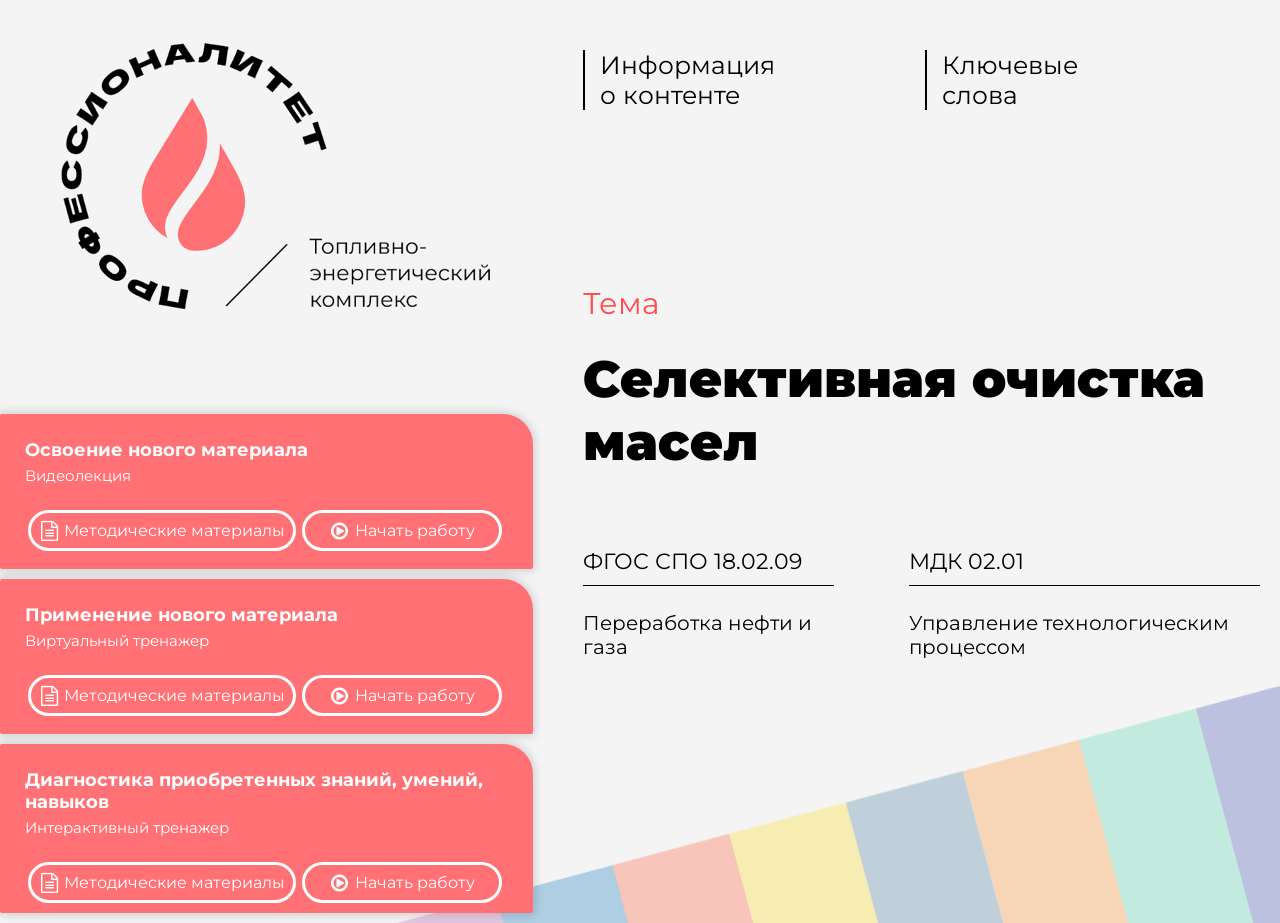
<file: index.html>
<!DOCTYPE html>
<html lang="en">
<head>
    <meta charset="UTF-8">
    <meta name="viewport" content="width=device-width, initial-scale=1.0">
    <script src="./data/data_main_p.js"></script>
    <script src="./scripts/main_page.js" defer></script>
    <title id="title_text_place"> </title>
    <link rel="stylesheet" href="https://cdnjs.cloudflare.com/ajax/libs/font-awesome/4.7.0/css/font-awesome.css" integrity="sha512-5A8nwdMOWrSz20fDsjczgUidUBR8liPYU+WymTZP1lmY9G6Oc7HlZv156XqnsgNUzTyMefFTcsFH/tnJE/+xBg==" crossorigin="anonymous" referrerpolicy="no-referrer" />
    <link rel="stylesheet" href="./styles/style.css">
    <link rel="stylesheet" href="./styles/popup.css">
    <link type="Image/x-icon" href="./content/favicon.ico" rel="icon">
</head>
<body class="main_viewport" id="#style-10">
    <div class="main_container">
        <img src="content/main_logo.png" alt="main_logo" class="main_logo1">
        <div class="left_side">
            <div class="main_logo">
                <img src="content/main_logo.png" alt="main_logo" class="main_logo2">
            </div>
            <div class="buttons_content">
                <div class="lern_new_material">
                    <div class="upper_side">
                        <p class="first_word">Освоение нового материала</p>
                        <p id="card_eom_1" class="second_word">Видеолекция</p>
                        <div class="bottom_side">
                            <div class="btn_metod_mat">
                                <a href="#popup3" class="link_metod_mat"><i class="fa fa-file-text-o" aria-hidden="true"></i>
                                    Методические материалы
                                </a>
                            </div>
                            <div class="btn_metod_mat">
                                <a href="./pages/eom_1_unit/index.html" class="link_metod_mat"><i class="fa fa-play-circle-o" aria-hidden="true"></i>
                                    Начать работу
                                </a>
                            </div>
                        </div>
                    </div>
                </div>
                <div class="practic_new_material">
                    <div class="upper_side">
                        <p class="first_word">Применение нового материала</p>
                        <p class="second_word">Виртуальный тренажер</p>
                        <div class="bottom_side">
                            <div class="btn_metod_mat">
                                <a href="#popup4" class="link_metod_mat"><i class="fa fa-file-text-o" aria-hidden="true"></i>
                                    Методические материалы
                                </a>
                            </div>
                            <div class="btn_metod_mat">
                                <a href="./pages/eom_2_unit/index.html" class="link_metod_mat"><i class="fa fa-play-circle-o" aria-hidden="true"></i>
                                    Начать работу
                                </a>
                            </div>
                        </div>
                    </div>
                </div>
                <div class="test_new_material">
                    <div class="upper_side">
                        <p class="first_word">Диагностика приобретенных знаний, умений, навыков</p>
                        <p id="card_eom_3" class="second_word">Интерактивный тренажер</p>
                        <div class="bottom_side">
                            <div class="btn_metod_mat">
                                <a href="#popup5" class="link_metod_mat"><i class="fa fa-file-text-o" aria-hidden="true"></i>
                                    Методические материалы
                                </a>
                            </div>
                            <div class="btn_metod_mat">
                                <a id="eom_3_ref" href="./pages/eom_3_unit/index.html" class="link_metod_mat"><i class="fa fa-play-circle-o" aria-hidden="true"></i>
                                    Начать работу
                                </a>
                            </div>
                        </div>
                    </div>
                </div>
            </div>
        </div>
        <div class="right_side">
            <div id="upper_right2" class="upper_right">
                <div class="content_info">
                    <a href="#popup1" class="link_content_info">Информация <br>о контенте</br></a>
                </div>
                <div class="key_word">
                    <a href="#popup2" class="link_key_word">Ключевые <br>слова</br></a>
                </div>
            </div>
            <div class="center_right">
                <p class="theme">Тема</p>
                <p class="main_content_name"> 

                </p>
            </div>
            <div class="bottom_right">
                <div class="fgos_and_mdk">
                    <div>
                        <h5 class="fgos">ФГОС СПО <span id="fgos_number"> </span></h5>
                        <p class="fgos_text" id="fgos_text_place">
                            
                        </p>
                    </div>
                    <div>
                        <h5 class="mdk">МДК <span id="mdk_number"> </span></h5>
                        <p class="mdk_text" id="mdk_text_place">
                            
                        </p>
                    </div>
                </div>
            </div>
        </div>
    </div>
    <div id="popup1" class="popup">
        <div class="popup_body">
            <div class="popup_content">
                <div class="popup_header">
                    <h3>Информация о контенте</h3>
                    <a href="#" class="close_popup"><i class="fa fa-times-circle fa-2xl" aria-hidden="true"></i></a>
                </div>
                <div class="popup_text" id="popup_text_1">
                    <h3 class="popup_content_header">ФГОС СПО</h3>
                    <p class="popup_tex_content"></p>
                    <h3 class="popup_content_header">ПООП Профессионалитета</h3>
                    <p class="popup_tex_content"></p>
                    <h3 class="popup_content_header">Профессиональный модуль</h3>
                    <p class="popup_tex_content"></p>
                    <h3 class="popup_content_header">МДК</h3>
                    <p class="popup_tex_content"></p>
                    <h3 class="popup_content_header">Раздел</h3>
                    <p class="popup_tex_content"></p>
                    <h3 class="popup_content_header">Тема</h3>
                    <p class="popup_tex_content"></p>
                </div>
            </div>
        </div>
    </div>
    <div id="popup2" class="popup">
        <div class="popup_body">
            <div class="popup_content">
                <div class="popup_header">
                    <h3>Ключевые слова</h3>
                    <a href="#" class="close_popup"><i class="fa fa-times-circle fa-2xl" aria-hidden="true"></i></a>
                </div>
                <div class="popup_text" id="popup_text_2">

                </div>
            </div>
        </div>
    </div>
    <div id="popup3" class="popup">
        <div class="popup_body">
            <div class="popup_content">
                <div class="popup_header">
                    <h3> </h3>
                    <a href="#" class="close_popup"><i class="fa fa-times-circle fa-2xl" aria-hidden="true"></i></a>
                </div>
                <div class="popup_text methods" id="popup_text_3">
                </div>
            </div>
        </div>
    </div>
    <div id="popup4" class="popup">
        <div class="popup_body">
            <div class="popup_content">
                <div class="popup_header">
                    <h3> </h3>
                    <a href="#" class="close_popup"><i class="fa fa-times-circle fa-2xl" aria-hidden="true"></i></a>
                </div>
                <div class="popup_text methods" id="popup_text_4">

                </div>
            </div>
        </div>
    </div>
    <div id="popup5" class="popup">
        <div class="popup_body">
            <div class="popup_content">
                <div class="popup_header">
                    <h3> </h3>
                    <a href="#" class="close_popup"><i class="fa fa-times-circle fa-2xl" aria-hidden="true"></i></a>
                </div>
                <div class="popup_text methods" id="popup_text_5">

                </div>
            </div>
        </div>
    </div>
</body>
</html>
</file>
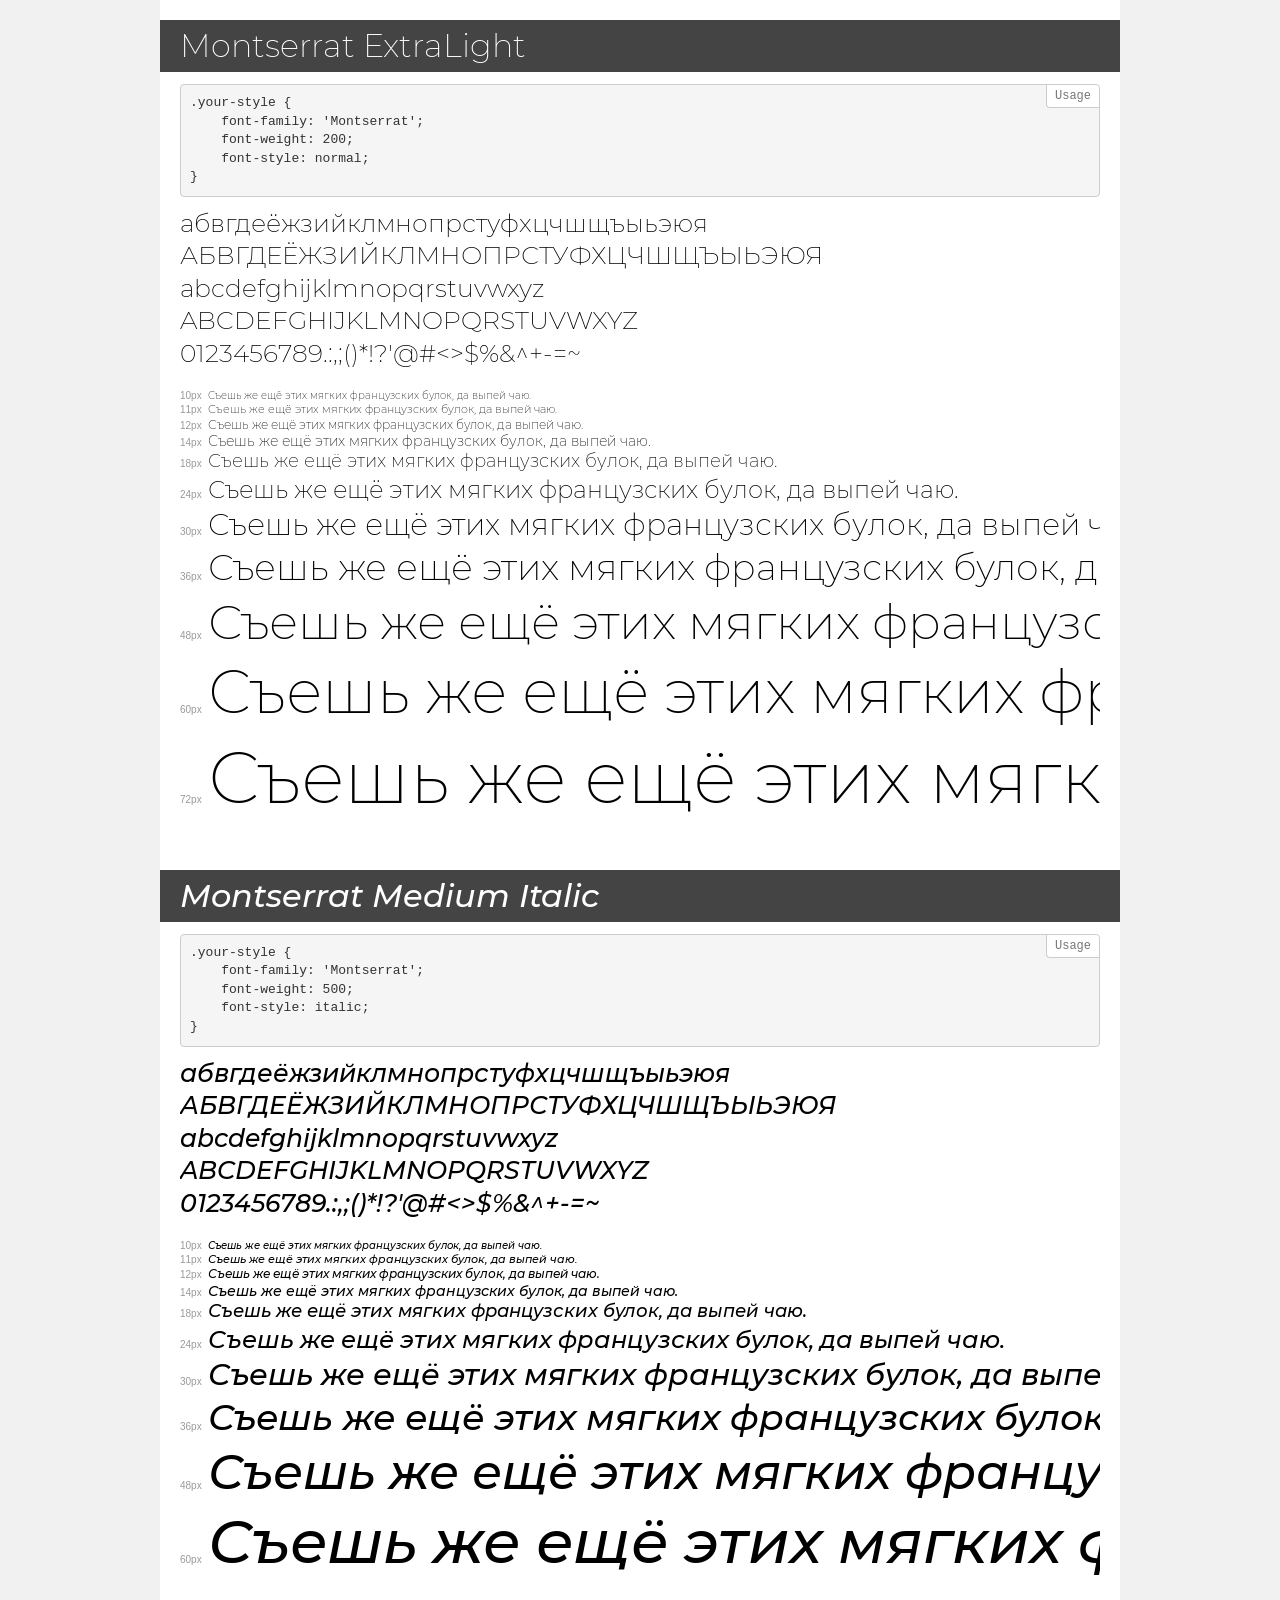
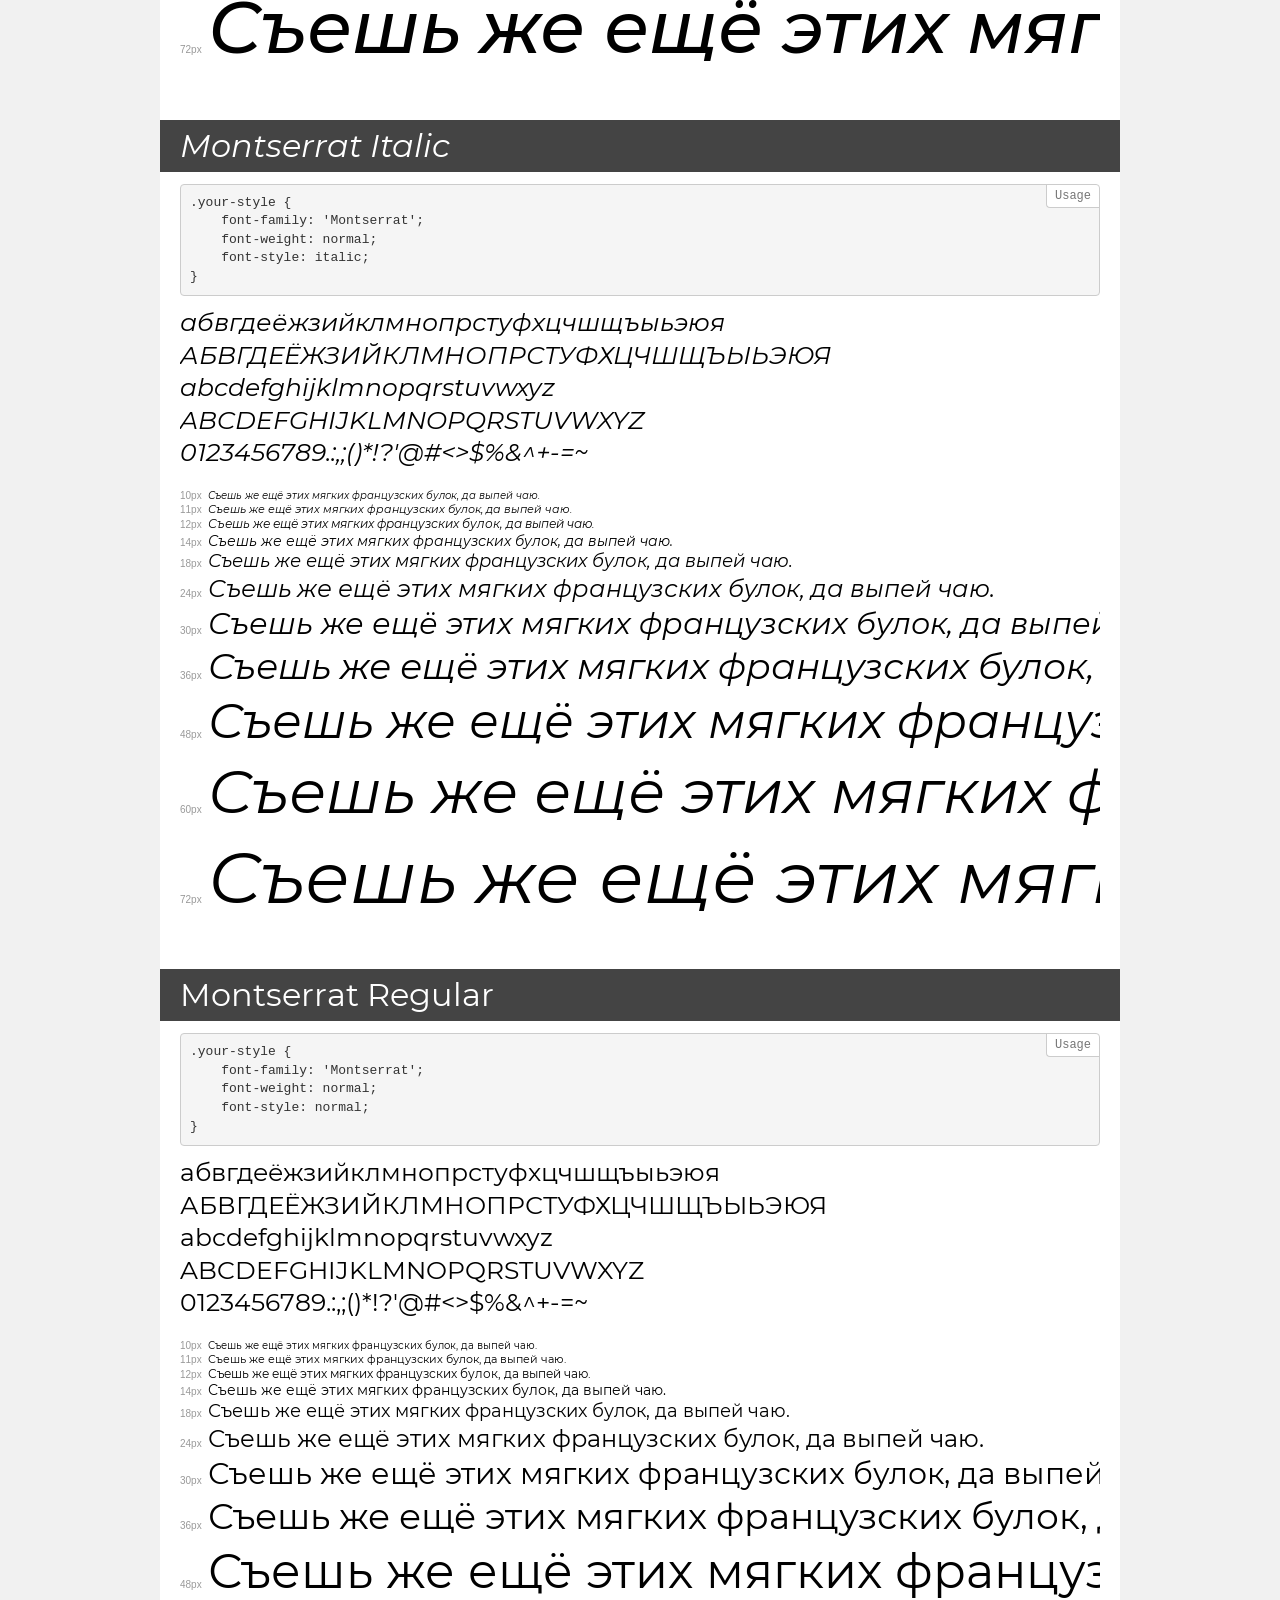
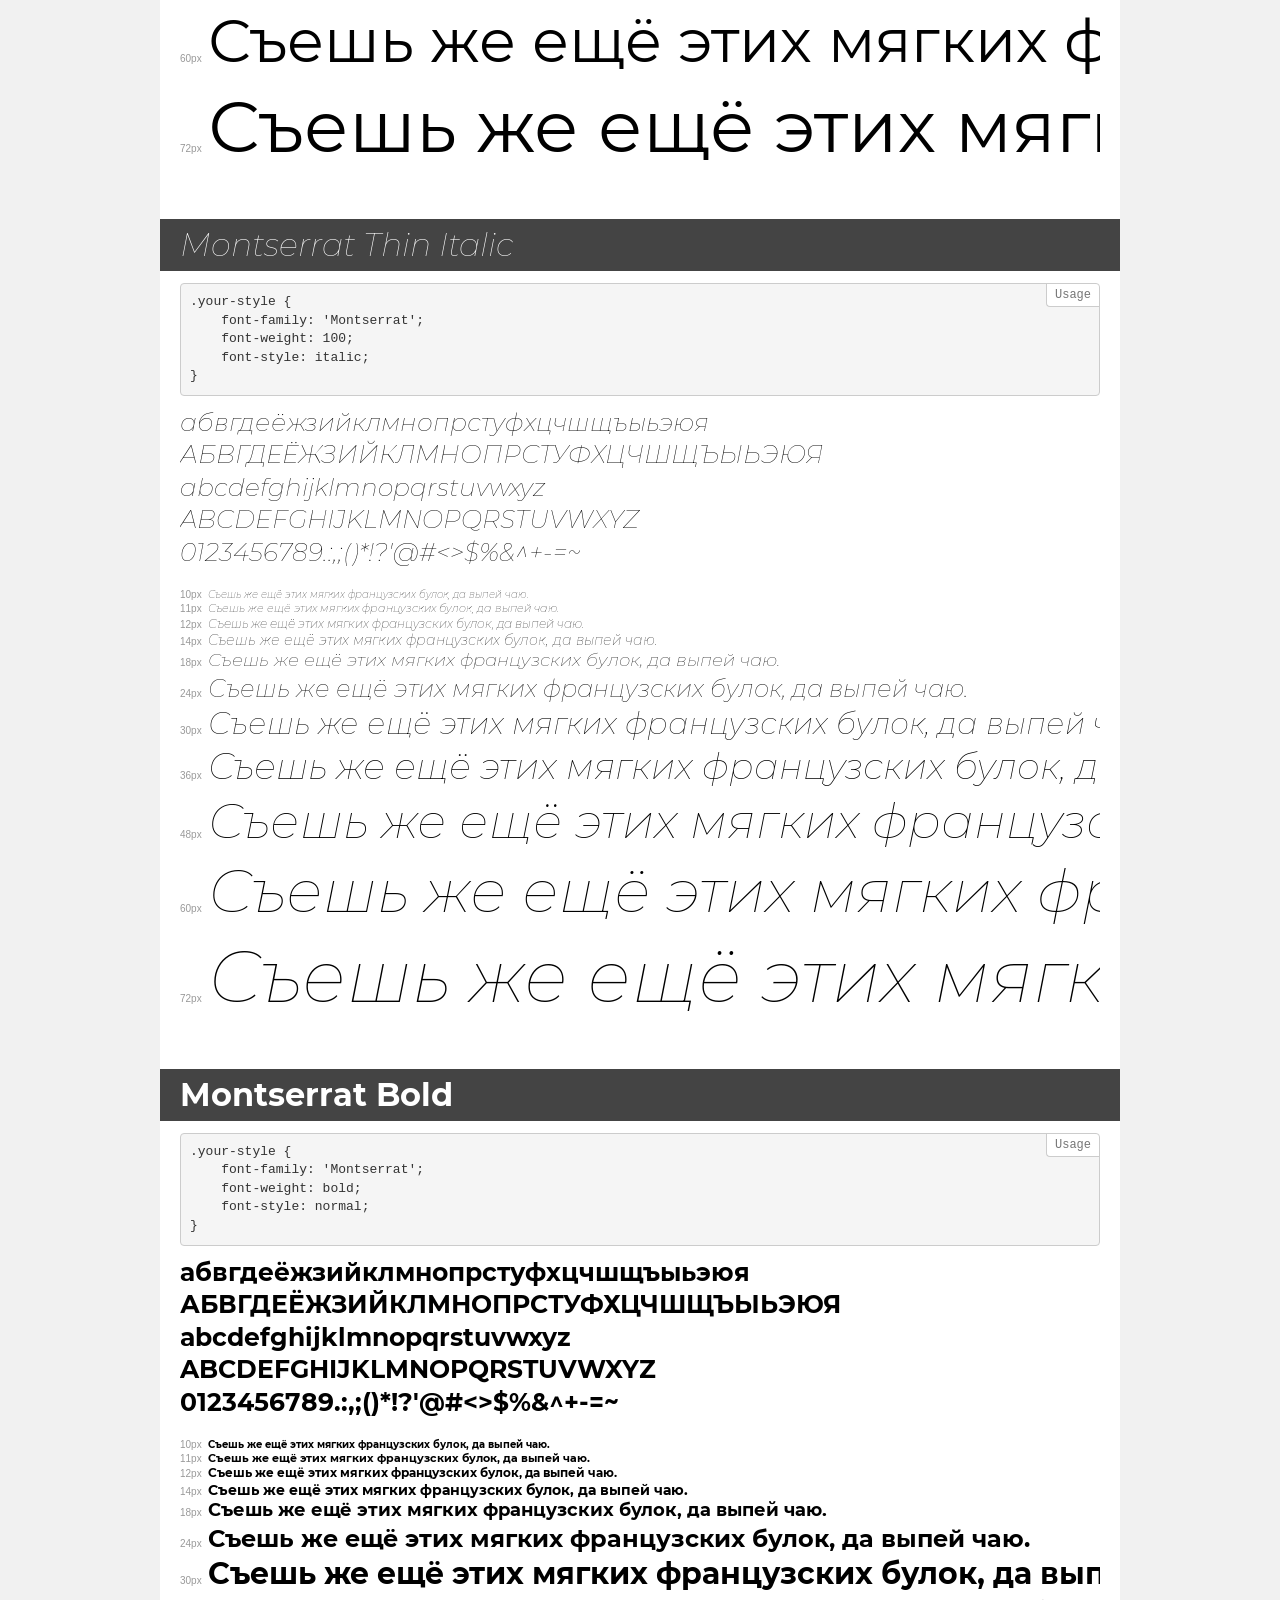
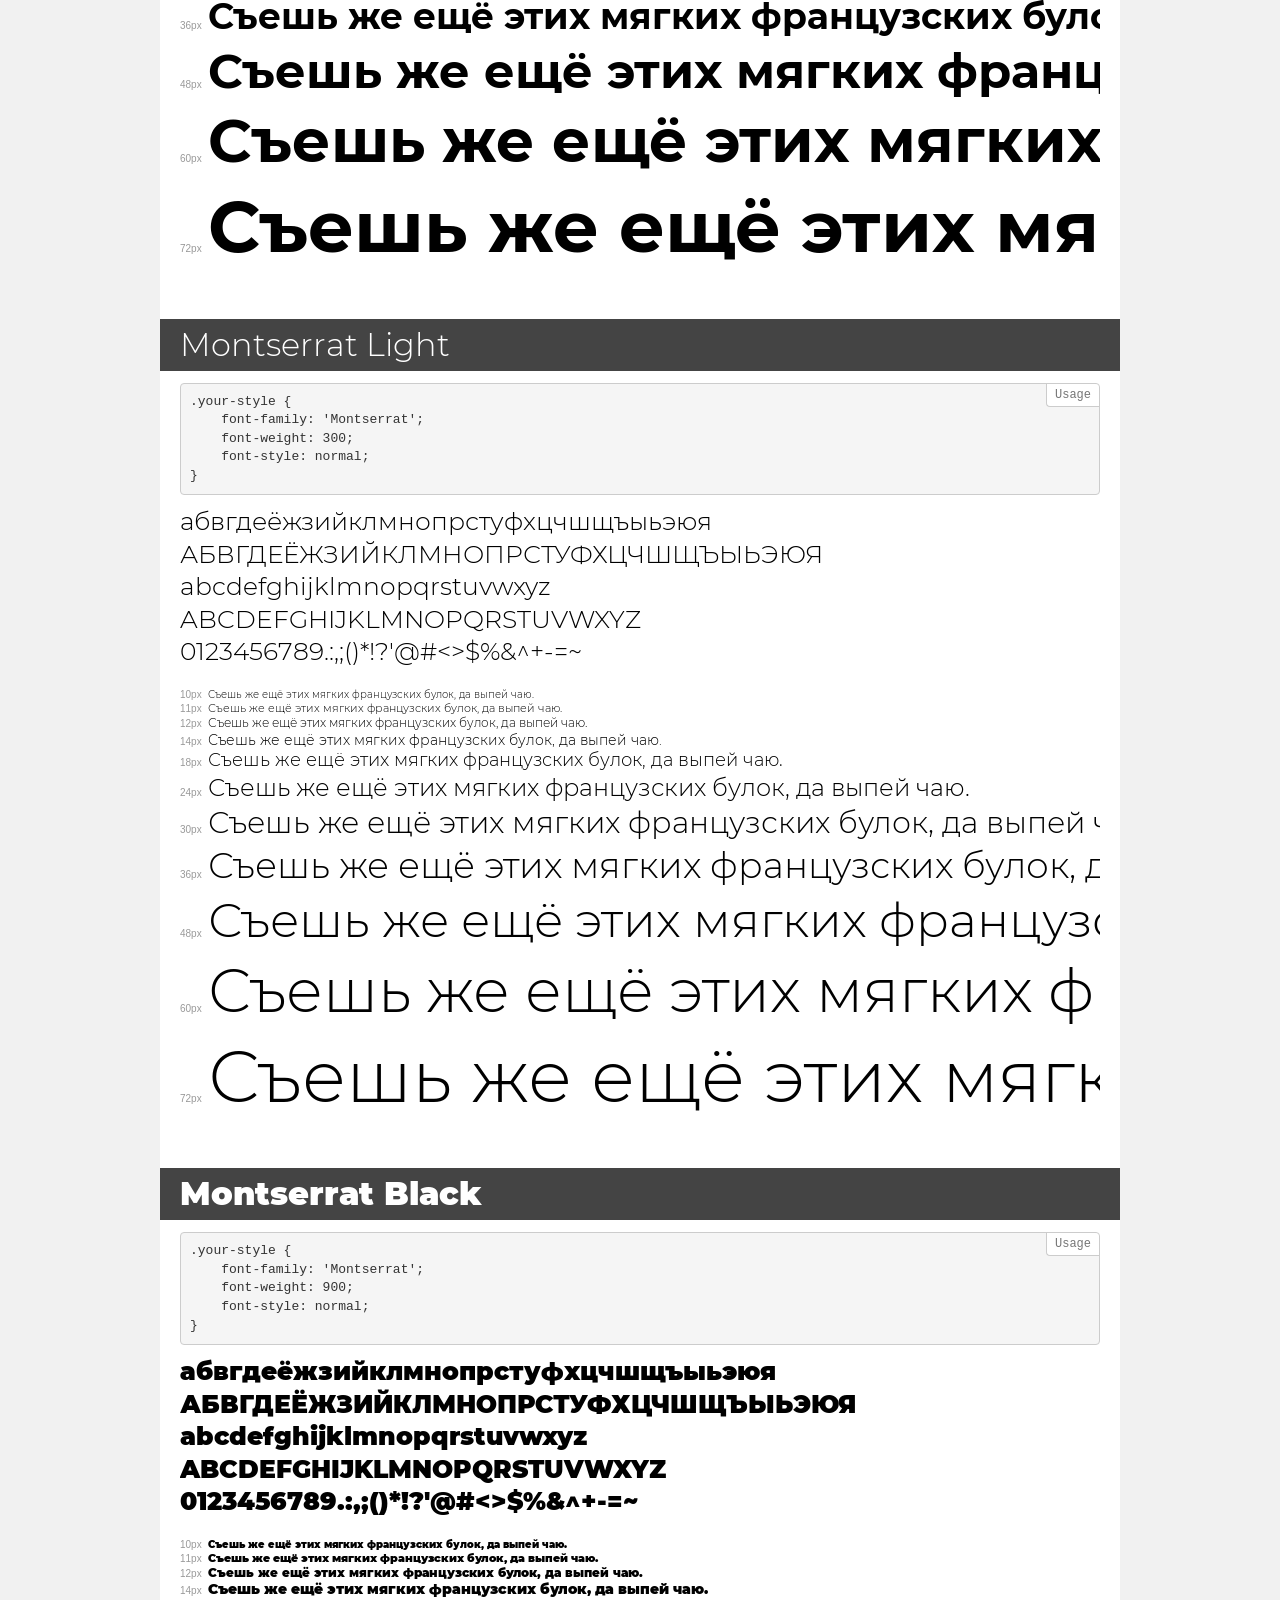
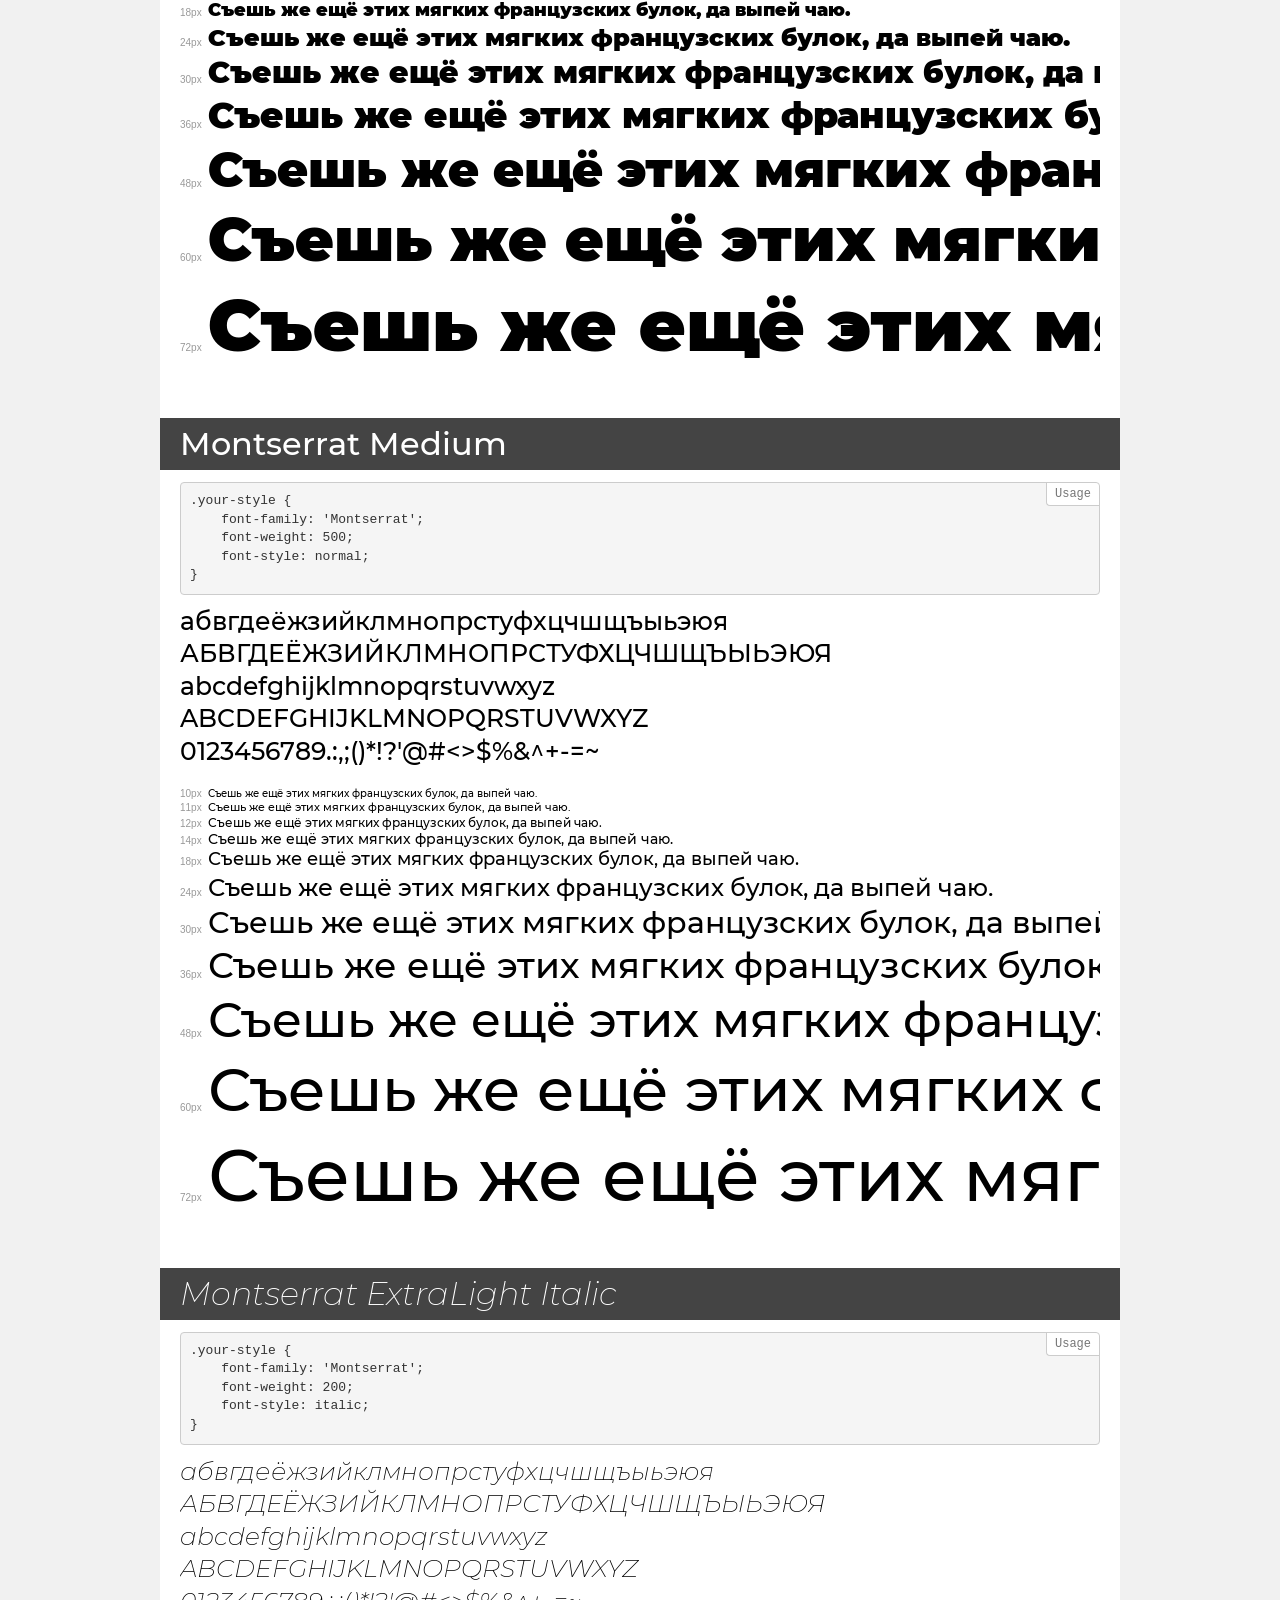
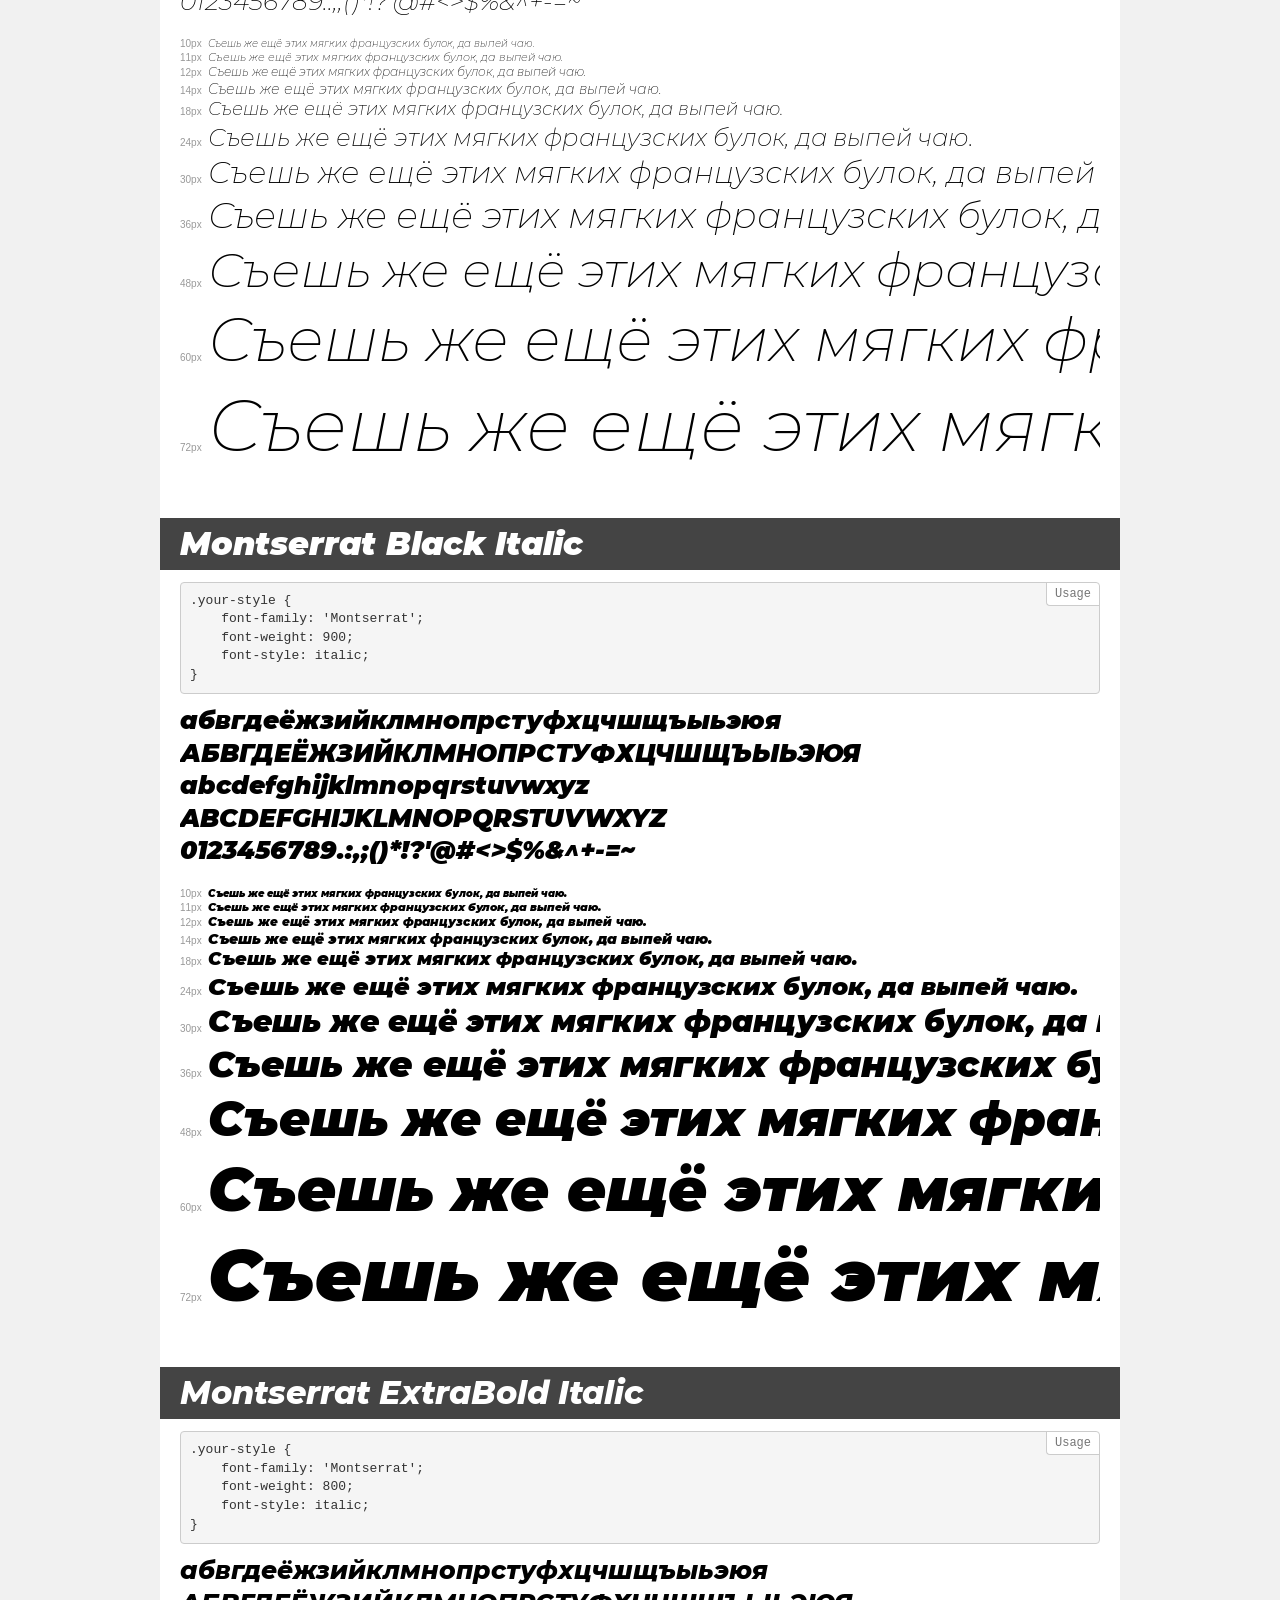
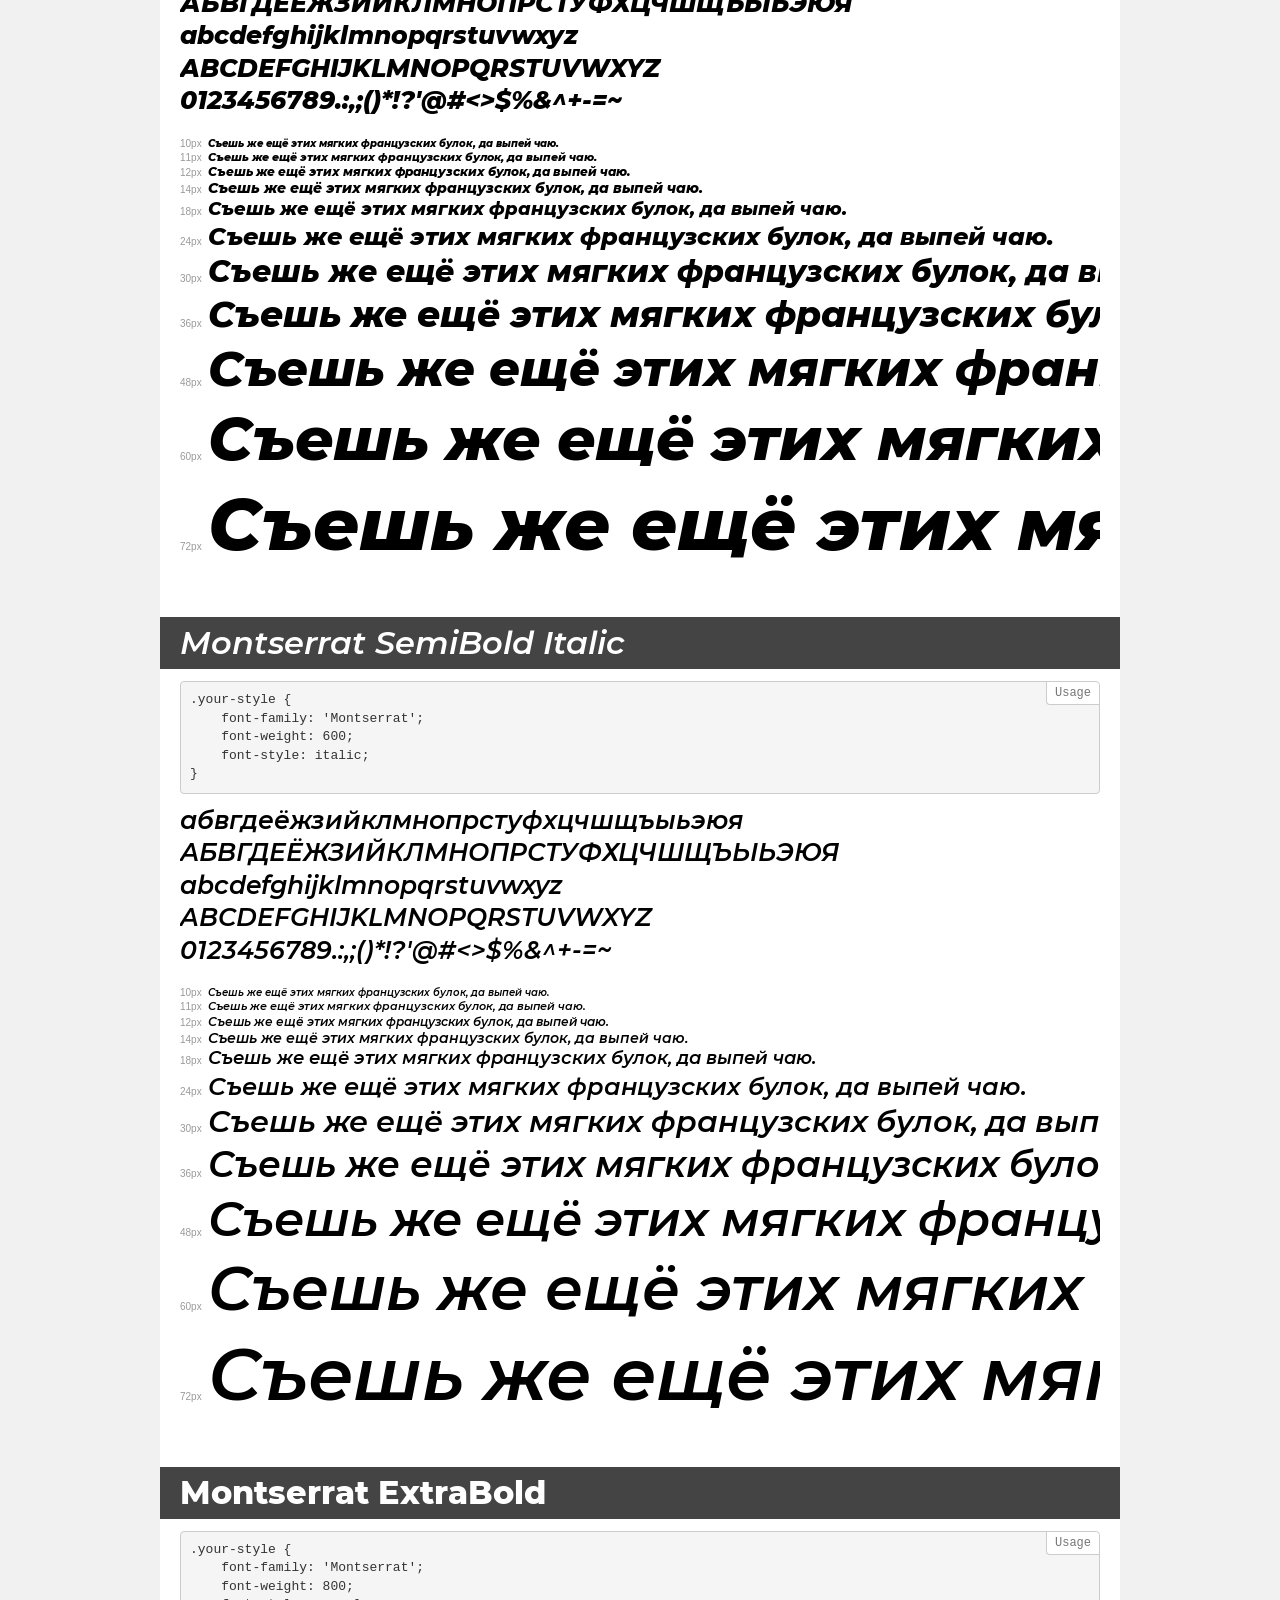
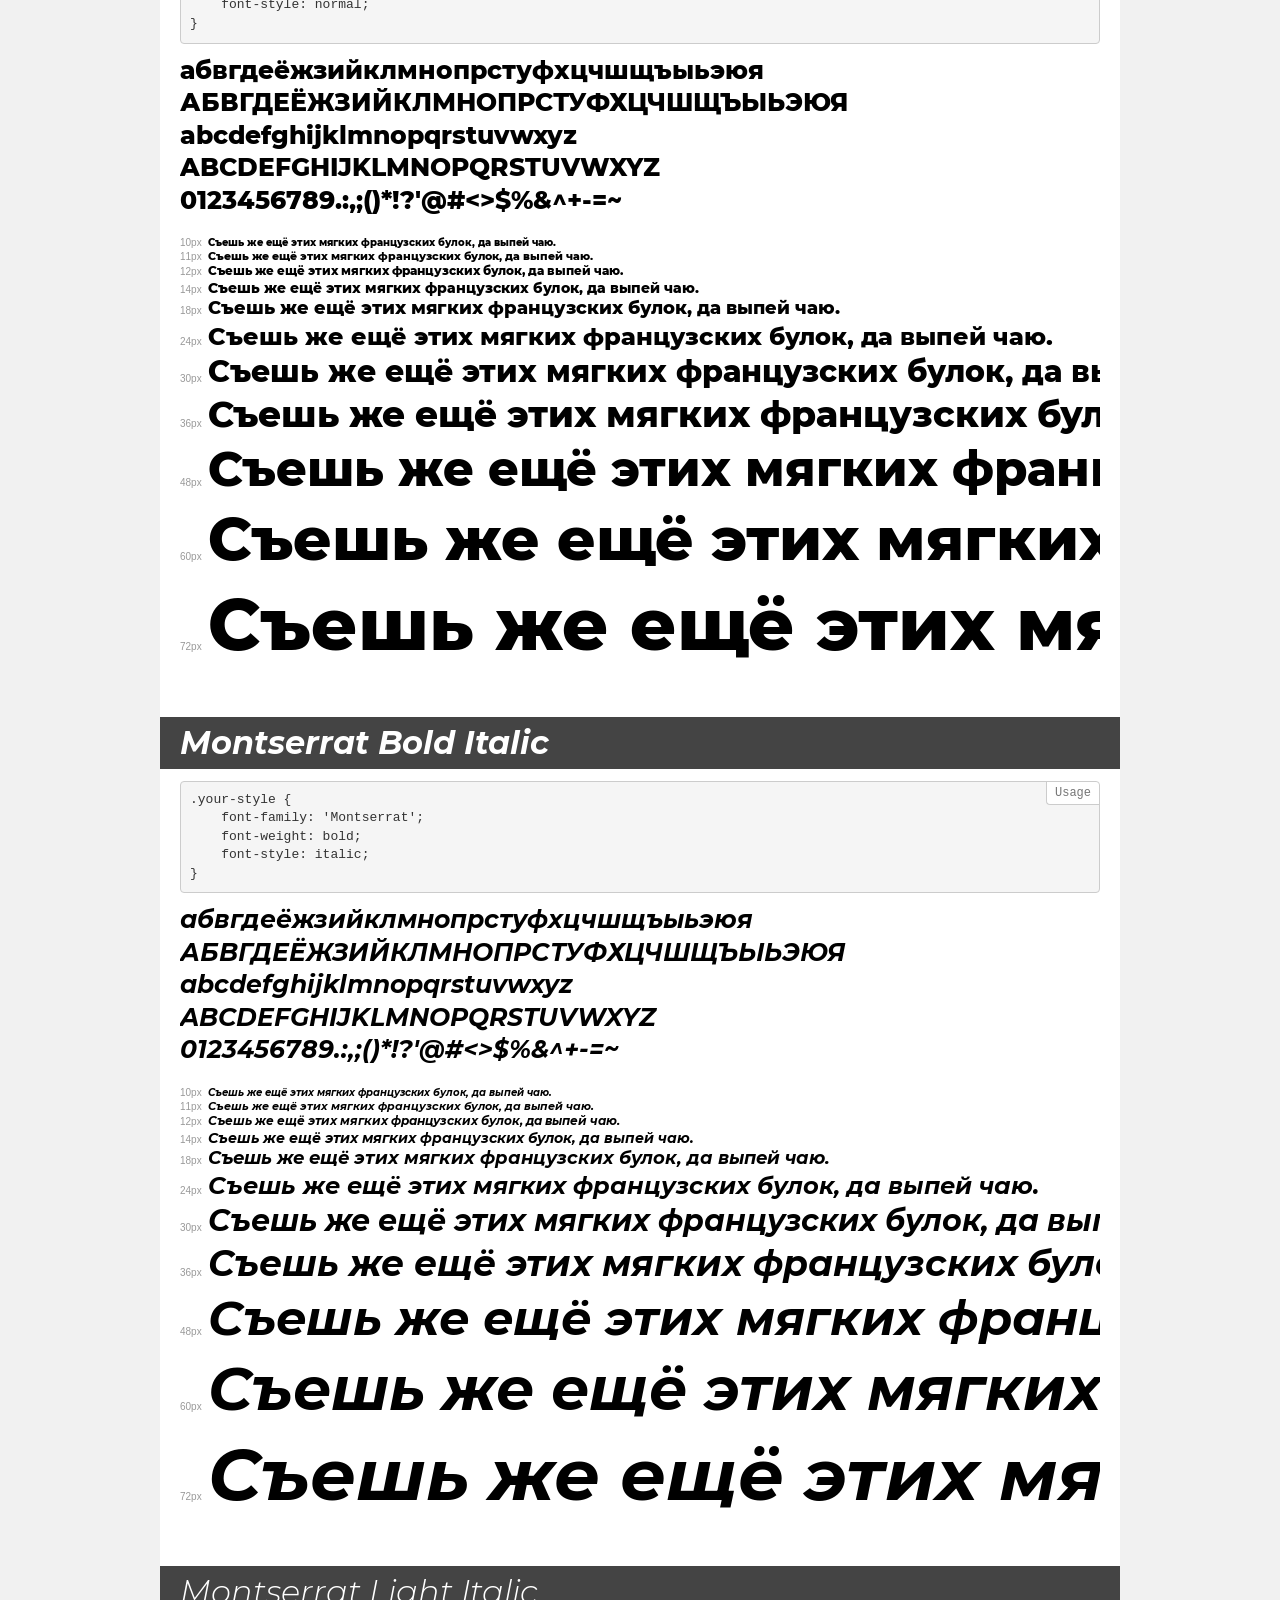
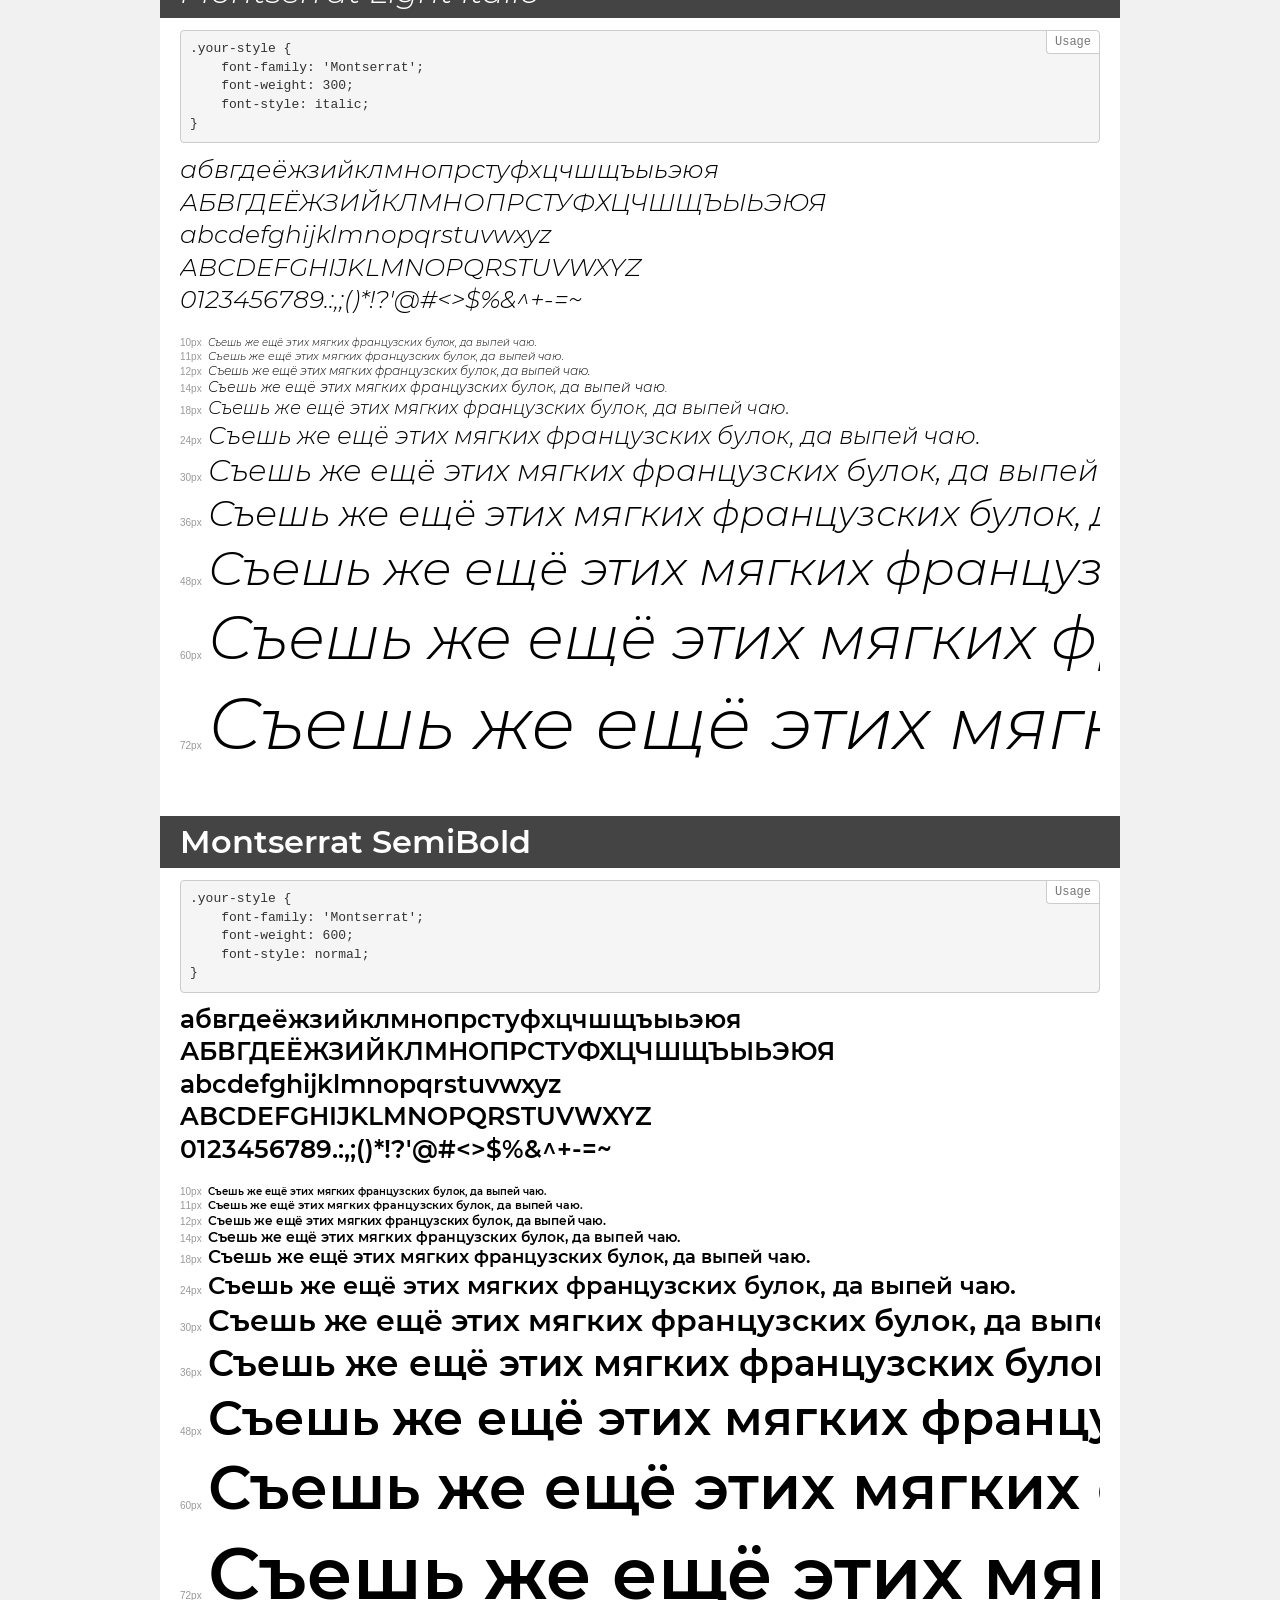
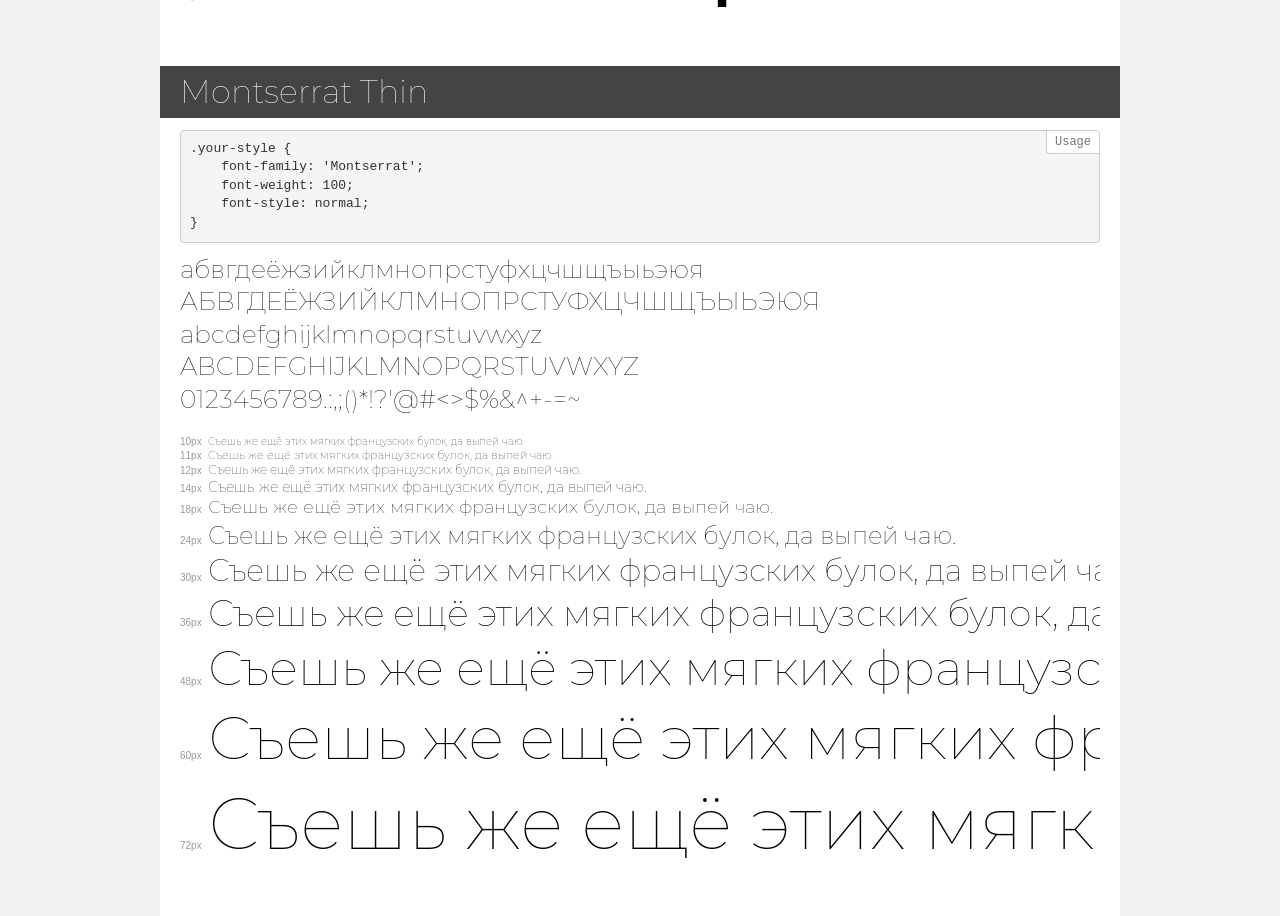
<file: styles/fonts/demo.html>
<!DOCTYPE html>
<html>
<head>
    <meta charset="utf-8">
    <meta http-equiv="X-UA-Compatible" content="IE=edge">
    <meta name="viewport" content="width=device-width, initial-scale=1">
    <meta name="robots" content="noindex, noarchive">
    <meta name="format-detection" content="telephone=no">
    <title>Transfonter demo</title>
    <link href="stylesheet.css" rel="stylesheet">
    <style>
        /*
        http://meyerweb.com/eric/tools/css/reset/
        v2.0 | 20110126
        License: none (public domain)
        */
        html, body, div, span, applet, object, iframe,
        h1, h2, h3, h4, h5, h6, p, blockquote, pre,
        a, abbr, acronym, address, big, cite, code,
        del, dfn, em, img, ins, kbd, q, s, samp,
        small, strike, strong, sub, sup, tt, var,
        b, u, i, center,
        dl, dt, dd, ol, ul, li,
        fieldset, form, label, legend,
        table, caption, tbody, tfoot, thead, tr, th, td,
        article, aside, canvas, details, embed,
        figure, figcaption, footer, header, hgroup,
        menu, nav, output, ruby, section, summary,
        time, mark, audio, video {
            margin: 0;
            padding: 0;
            border: 0;
            font-size: 100%;
            font: inherit;
            vertical-align: baseline;
        }
        /* HTML5 display-role reset for older browsers */
        article, aside, details, figcaption, figure,
        footer, header, hgroup, menu, nav, section {
            display: block;
        }
        body {
            line-height: 1;
        }
        ol, ul {
            list-style: none;
        }
        blockquote, q {
            quotes: none;
        }
        blockquote:before, blockquote:after,
        q:before, q:after {
            content: '';
            content: none;
        }
        table {
            border-collapse: collapse;
            border-spacing: 0;
        }
        /* common styles */
        body {
            background: #f1f1f1;
            color: #000;
        }
        .page {
            background: #fff;
            width: 920px;
            margin: 0 auto;
            padding: 20px 20px 0 20px;
            overflow: hidden;
        }
        .font-container {
            overflow-x: auto;
            overflow-y: hidden;
            margin-bottom: 40px;
            line-height: 1.3;
            white-space: nowrap;
            padding-bottom: 5px;
        }
        h1 {
            position: relative;
            background: #444;
            font-size: 32px;
            color: #fff;
            padding: 10px 20px;
            margin: 0 -20px 12px -20px;
        }
        .letters {
            font-size: 25px;
            margin-bottom: 20px;
        }
        .s10:before {
            content: '10px';
        }
        .s11:before {
            content: '11px';
        }
        .s12:before {
            content: '12px';
        }
        .s14:before {
            content: '14px';
        }
        .s18:before {
            content: '18px';
        }
        .s24:before {
            content: '24px';
        }
        .s30:before {
            content: '30px';
        }
        .s36:before {
            content: '36px';
        }
        .s48:before {
            content: '48px';
        }
        .s60:before {
            content: '60px';
        }
        .s72:before {
            content: '72px';
        }
        .s10:before, .s11:before, .s12:before, .s14:before,
        .s18:before, .s24:before, .s30:before, .s36:before,
        .s48:before, .s60:before, .s72:before {
            font-family: Arial, sans-serif;
            font-size: 10px;
            font-weight: normal;
            font-style: normal;
            color: #999;
            padding-right: 6px;
        }
        pre {
            display: block;
            position: relative;
            padding: 9px;
            margin: 0 0 10px;
            font-family: Monaco, Menlo, Consolas, "Courier New", monospace !important;
            font-size: 13px;
            line-height: 1.428571429;
            color: #333;
            font-weight: normal !important;
            font-style: normal !important;
            background-color: #f5f5f5;
            border: 1px solid #ccc;
            overflow-x: auto;
            border-radius: 4px;
        }
        pre:after {
            display: block;
            position: absolute;
            right: 0;
            top: 0;
            content: 'Usage';
            line-height: 1;
            padding: 5px 8px;
            font-size: 12px;
            color: #767676;
            background-color: #fff;
            border: 1px solid #ccc;
            border-right: none;
            border-top: none;
            border-radius: 0 4px 0 4px;
            z-index: 10;
        }
        /* responsive */
        @media (max-width: 959px) {
            .page {
                width: auto;
                margin: 0;
            }
        }
    </style>
</head>
<body>
<div class="page">
    <div class="demo" style="font-family: 'Montserrat'; font-weight: 200; font-style: normal;">
        <h1>Montserrat ExtraLight</h1>
        <pre>.your-style {
    font-family: 'Montserrat';
    font-weight: 200;
    font-style: normal;
}</pre>
        <div class="font-container">
            <p class="letters">
                абвгдеёжзийклмнопрстуфхцчшщъыьэюя<br>
АБВГДЕЁЖЗИЙКЛМНОПРСТУФХЦЧШЩЪЫЬЭЮЯ<br>
abcdefghijklmnopqrstuvwxyz<br>
ABCDEFGHIJKLMNOPQRSTUVWXYZ<br>
                0123456789.:,;()*!?'@#<>$%&^+-=~
            </p>
            <p class="s10" style="font-size: 10px;">Съешь же ещё этих мягких французских булок, да выпей чаю.</p>
            <p class="s11" style="font-size: 11px;">Съешь же ещё этих мягких французских булок, да выпей чаю.</p>
            <p class="s12" style="font-size: 12px;">Съешь же ещё этих мягких французских булок, да выпей чаю.</p>
            <p class="s14" style="font-size: 14px;">Съешь же ещё этих мягких французских булок, да выпей чаю.</p>
            <p class="s18" style="font-size: 18px;">Съешь же ещё этих мягких французских булок, да выпей чаю.</p>
            <p class="s24" style="font-size: 24px;">Съешь же ещё этих мягких французских булок, да выпей чаю.</p>
            <p class="s30" style="font-size: 30px;">Съешь же ещё этих мягких французских булок, да выпей чаю.</p>
            <p class="s36" style="font-size: 36px;">Съешь же ещё этих мягких французских булок, да выпей чаю.</p>
            <p class="s48" style="font-size: 48px;">Съешь же ещё этих мягких французских булок, да выпей чаю.</p>
            <p class="s60" style="font-size: 60px;">Съешь же ещё этих мягких французских булок, да выпей чаю.</p>
            <p class="s72" style="font-size: 72px;">Съешь же ещё этих мягких французских булок, да выпей чаю.</p>
        </div>
    </div>
    <div class="demo" style="font-family: 'Montserrat'; font-weight: 500; font-style: italic;">
        <h1>Montserrat Medium Italic</h1>
        <pre>.your-style {
    font-family: 'Montserrat';
    font-weight: 500;
    font-style: italic;
}</pre>
        <div class="font-container">
            <p class="letters">
                абвгдеёжзийклмнопрстуфхцчшщъыьэюя<br>
АБВГДЕЁЖЗИЙКЛМНОПРСТУФХЦЧШЩЪЫЬЭЮЯ<br>
abcdefghijklmnopqrstuvwxyz<br>
ABCDEFGHIJKLMNOPQRSTUVWXYZ<br>
                0123456789.:,;()*!?'@#<>$%&^+-=~
            </p>
            <p class="s10" style="font-size: 10px;">Съешь же ещё этих мягких французских булок, да выпей чаю.</p>
            <p class="s11" style="font-size: 11px;">Съешь же ещё этих мягких французских булок, да выпей чаю.</p>
            <p class="s12" style="font-size: 12px;">Съешь же ещё этих мягких французских булок, да выпей чаю.</p>
            <p class="s14" style="font-size: 14px;">Съешь же ещё этих мягких французских булок, да выпей чаю.</p>
            <p class="s18" style="font-size: 18px;">Съешь же ещё этих мягких французских булок, да выпей чаю.</p>
            <p class="s24" style="font-size: 24px;">Съешь же ещё этих мягких французских булок, да выпей чаю.</p>
            <p class="s30" style="font-size: 30px;">Съешь же ещё этих мягких французских булок, да выпей чаю.</p>
            <p class="s36" style="font-size: 36px;">Съешь же ещё этих мягких французских булок, да выпей чаю.</p>
            <p class="s48" style="font-size: 48px;">Съешь же ещё этих мягких французских булок, да выпей чаю.</p>
            <p class="s60" style="font-size: 60px;">Съешь же ещё этих мягких французских булок, да выпей чаю.</p>
            <p class="s72" style="font-size: 72px;">Съешь же ещё этих мягких французских булок, да выпей чаю.</p>
        </div>
    </div>
    <div class="demo" style="font-family: 'Montserrat'; font-weight: normal; font-style: italic;">
        <h1>Montserrat Italic</h1>
        <pre>.your-style {
    font-family: 'Montserrat';
    font-weight: normal;
    font-style: italic;
}</pre>
        <div class="font-container">
            <p class="letters">
                абвгдеёжзийклмнопрстуфхцчшщъыьэюя<br>
АБВГДЕЁЖЗИЙКЛМНОПРСТУФХЦЧШЩЪЫЬЭЮЯ<br>
abcdefghijklmnopqrstuvwxyz<br>
ABCDEFGHIJKLMNOPQRSTUVWXYZ<br>
                0123456789.:,;()*!?'@#<>$%&^+-=~
            </p>
            <p class="s10" style="font-size: 10px;">Съешь же ещё этих мягких французских булок, да выпей чаю.</p>
            <p class="s11" style="font-size: 11px;">Съешь же ещё этих мягких французских булок, да выпей чаю.</p>
            <p class="s12" style="font-size: 12px;">Съешь же ещё этих мягких французских булок, да выпей чаю.</p>
            <p class="s14" style="font-size: 14px;">Съешь же ещё этих мягких французских булок, да выпей чаю.</p>
            <p class="s18" style="font-size: 18px;">Съешь же ещё этих мягких французских булок, да выпей чаю.</p>
            <p class="s24" style="font-size: 24px;">Съешь же ещё этих мягких французских булок, да выпей чаю.</p>
            <p class="s30" style="font-size: 30px;">Съешь же ещё этих мягких французских булок, да выпей чаю.</p>
            <p class="s36" style="font-size: 36px;">Съешь же ещё этих мягких французских булок, да выпей чаю.</p>
            <p class="s48" style="font-size: 48px;">Съешь же ещё этих мягких французских булок, да выпей чаю.</p>
            <p class="s60" style="font-size: 60px;">Съешь же ещё этих мягких французских булок, да выпей чаю.</p>
            <p class="s72" style="font-size: 72px;">Съешь же ещё этих мягких французских булок, да выпей чаю.</p>
        </div>
    </div>
    <div class="demo" style="font-family: 'Montserrat'; font-weight: normal; font-style: normal;">
        <h1>Montserrat Regular</h1>
        <pre>.your-style {
    font-family: 'Montserrat';
    font-weight: normal;
    font-style: normal;
}</pre>
        <div class="font-container">
            <p class="letters">
                абвгдеёжзийклмнопрстуфхцчшщъыьэюя<br>
АБВГДЕЁЖЗИЙКЛМНОПРСТУФХЦЧШЩЪЫЬЭЮЯ<br>
abcdefghijklmnopqrstuvwxyz<br>
ABCDEFGHIJKLMNOPQRSTUVWXYZ<br>
                0123456789.:,;()*!?'@#<>$%&^+-=~
            </p>
            <p class="s10" style="font-size: 10px;">Съешь же ещё этих мягких французских булок, да выпей чаю.</p>
            <p class="s11" style="font-size: 11px;">Съешь же ещё этих мягких французских булок, да выпей чаю.</p>
            <p class="s12" style="font-size: 12px;">Съешь же ещё этих мягких французских булок, да выпей чаю.</p>
            <p class="s14" style="font-size: 14px;">Съешь же ещё этих мягких французских булок, да выпей чаю.</p>
            <p class="s18" style="font-size: 18px;">Съешь же ещё этих мягких французских булок, да выпей чаю.</p>
            <p class="s24" style="font-size: 24px;">Съешь же ещё этих мягких французских булок, да выпей чаю.</p>
            <p class="s30" style="font-size: 30px;">Съешь же ещё этих мягких французских булок, да выпей чаю.</p>
            <p class="s36" style="font-size: 36px;">Съешь же ещё этих мягких французских булок, да выпей чаю.</p>
            <p class="s48" style="font-size: 48px;">Съешь же ещё этих мягких французских булок, да выпей чаю.</p>
            <p class="s60" style="font-size: 60px;">Съешь же ещё этих мягких французских булок, да выпей чаю.</p>
            <p class="s72" style="font-size: 72px;">Съешь же ещё этих мягких французских булок, да выпей чаю.</p>
        </div>
    </div>
    <div class="demo" style="font-family: 'Montserrat'; font-weight: 100; font-style: italic;">
        <h1>Montserrat Thin Italic</h1>
        <pre>.your-style {
    font-family: 'Montserrat';
    font-weight: 100;
    font-style: italic;
}</pre>
        <div class="font-container">
            <p class="letters">
                абвгдеёжзийклмнопрстуфхцчшщъыьэюя<br>
АБВГДЕЁЖЗИЙКЛМНОПРСТУФХЦЧШЩЪЫЬЭЮЯ<br>
abcdefghijklmnopqrstuvwxyz<br>
ABCDEFGHIJKLMNOPQRSTUVWXYZ<br>
                0123456789.:,;()*!?'@#<>$%&^+-=~
            </p>
            <p class="s10" style="font-size: 10px;">Съешь же ещё этих мягких французских булок, да выпей чаю.</p>
            <p class="s11" style="font-size: 11px;">Съешь же ещё этих мягких французских булок, да выпей чаю.</p>
            <p class="s12" style="font-size: 12px;">Съешь же ещё этих мягких французских булок, да выпей чаю.</p>
            <p class="s14" style="font-size: 14px;">Съешь же ещё этих мягких французских булок, да выпей чаю.</p>
            <p class="s18" style="font-size: 18px;">Съешь же ещё этих мягких французских булок, да выпей чаю.</p>
            <p class="s24" style="font-size: 24px;">Съешь же ещё этих мягких французских булок, да выпей чаю.</p>
            <p class="s30" style="font-size: 30px;">Съешь же ещё этих мягких французских булок, да выпей чаю.</p>
            <p class="s36" style="font-size: 36px;">Съешь же ещё этих мягких французских булок, да выпей чаю.</p>
            <p class="s48" style="font-size: 48px;">Съешь же ещё этих мягких французских булок, да выпей чаю.</p>
            <p class="s60" style="font-size: 60px;">Съешь же ещё этих мягких французских булок, да выпей чаю.</p>
            <p class="s72" style="font-size: 72px;">Съешь же ещё этих мягких французских булок, да выпей чаю.</p>
        </div>
    </div>
    <div class="demo" style="font-family: 'Montserrat'; font-weight: bold; font-style: normal;">
        <h1>Montserrat Bold</h1>
        <pre>.your-style {
    font-family: 'Montserrat';
    font-weight: bold;
    font-style: normal;
}</pre>
        <div class="font-container">
            <p class="letters">
                абвгдеёжзийклмнопрстуфхцчшщъыьэюя<br>
АБВГДЕЁЖЗИЙКЛМНОПРСТУФХЦЧШЩЪЫЬЭЮЯ<br>
abcdefghijklmnopqrstuvwxyz<br>
ABCDEFGHIJKLMNOPQRSTUVWXYZ<br>
                0123456789.:,;()*!?'@#<>$%&^+-=~
            </p>
            <p class="s10" style="font-size: 10px;">Съешь же ещё этих мягких французских булок, да выпей чаю.</p>
            <p class="s11" style="font-size: 11px;">Съешь же ещё этих мягких французских булок, да выпей чаю.</p>
            <p class="s12" style="font-size: 12px;">Съешь же ещё этих мягких французских булок, да выпей чаю.</p>
            <p class="s14" style="font-size: 14px;">Съешь же ещё этих мягких французских булок, да выпей чаю.</p>
            <p class="s18" style="font-size: 18px;">Съешь же ещё этих мягких французских булок, да выпей чаю.</p>
            <p class="s24" style="font-size: 24px;">Съешь же ещё этих мягких французских булок, да выпей чаю.</p>
            <p class="s30" style="font-size: 30px;">Съешь же ещё этих мягких французских булок, да выпей чаю.</p>
            <p class="s36" style="font-size: 36px;">Съешь же ещё этих мягких французских булок, да выпей чаю.</p>
            <p class="s48" style="font-size: 48px;">Съешь же ещё этих мягких французских булок, да выпей чаю.</p>
            <p class="s60" style="font-size: 60px;">Съешь же ещё этих мягких французских булок, да выпей чаю.</p>
            <p class="s72" style="font-size: 72px;">Съешь же ещё этих мягких французских булок, да выпей чаю.</p>
        </div>
    </div>
    <div class="demo" style="font-family: 'Montserrat'; font-weight: 300; font-style: normal;">
        <h1>Montserrat Light</h1>
        <pre>.your-style {
    font-family: 'Montserrat';
    font-weight: 300;
    font-style: normal;
}</pre>
        <div class="font-container">
            <p class="letters">
                абвгдеёжзийклмнопрстуфхцчшщъыьэюя<br>
АБВГДЕЁЖЗИЙКЛМНОПРСТУФХЦЧШЩЪЫЬЭЮЯ<br>
abcdefghijklmnopqrstuvwxyz<br>
ABCDEFGHIJKLMNOPQRSTUVWXYZ<br>
                0123456789.:,;()*!?'@#<>$%&^+-=~
            </p>
            <p class="s10" style="font-size: 10px;">Съешь же ещё этих мягких французских булок, да выпей чаю.</p>
            <p class="s11" style="font-size: 11px;">Съешь же ещё этих мягких французских булок, да выпей чаю.</p>
            <p class="s12" style="font-size: 12px;">Съешь же ещё этих мягких французских булок, да выпей чаю.</p>
            <p class="s14" style="font-size: 14px;">Съешь же ещё этих мягких французских булок, да выпей чаю.</p>
            <p class="s18" style="font-size: 18px;">Съешь же ещё этих мягких французских булок, да выпей чаю.</p>
            <p class="s24" style="font-size: 24px;">Съешь же ещё этих мягких французских булок, да выпей чаю.</p>
            <p class="s30" style="font-size: 30px;">Съешь же ещё этих мягких французских булок, да выпей чаю.</p>
            <p class="s36" style="font-size: 36px;">Съешь же ещё этих мягких французских булок, да выпей чаю.</p>
            <p class="s48" style="font-size: 48px;">Съешь же ещё этих мягких французских булок, да выпей чаю.</p>
            <p class="s60" style="font-size: 60px;">Съешь же ещё этих мягких французских булок, да выпей чаю.</p>
            <p class="s72" style="font-size: 72px;">Съешь же ещё этих мягких французских булок, да выпей чаю.</p>
        </div>
    </div>
    <div class="demo" style="font-family: 'Montserrat'; font-weight: 900; font-style: normal;">
        <h1>Montserrat Black</h1>
        <pre>.your-style {
    font-family: 'Montserrat';
    font-weight: 900;
    font-style: normal;
}</pre>
        <div class="font-container">
            <p class="letters">
                абвгдеёжзийклмнопрстуфхцчшщъыьэюя<br>
АБВГДЕЁЖЗИЙКЛМНОПРСТУФХЦЧШЩЪЫЬЭЮЯ<br>
abcdefghijklmnopqrstuvwxyz<br>
ABCDEFGHIJKLMNOPQRSTUVWXYZ<br>
                0123456789.:,;()*!?'@#<>$%&^+-=~
            </p>
            <p class="s10" style="font-size: 10px;">Съешь же ещё этих мягких французских булок, да выпей чаю.</p>
            <p class="s11" style="font-size: 11px;">Съешь же ещё этих мягких французских булок, да выпей чаю.</p>
            <p class="s12" style="font-size: 12px;">Съешь же ещё этих мягких французских булок, да выпей чаю.</p>
            <p class="s14" style="font-size: 14px;">Съешь же ещё этих мягких французских булок, да выпей чаю.</p>
            <p class="s18" style="font-size: 18px;">Съешь же ещё этих мягких французских булок, да выпей чаю.</p>
            <p class="s24" style="font-size: 24px;">Съешь же ещё этих мягких французских булок, да выпей чаю.</p>
            <p class="s30" style="font-size: 30px;">Съешь же ещё этих мягких французских булок, да выпей чаю.</p>
            <p class="s36" style="font-size: 36px;">Съешь же ещё этих мягких французских булок, да выпей чаю.</p>
            <p class="s48" style="font-size: 48px;">Съешь же ещё этих мягких французских булок, да выпей чаю.</p>
            <p class="s60" style="font-size: 60px;">Съешь же ещё этих мягких французских булок, да выпей чаю.</p>
            <p class="s72" style="font-size: 72px;">Съешь же ещё этих мягких французских булок, да выпей чаю.</p>
        </div>
    </div>
    <div class="demo" style="font-family: 'Montserrat'; font-weight: 500; font-style: normal;">
        <h1>Montserrat Medium</h1>
        <pre>.your-style {
    font-family: 'Montserrat';
    font-weight: 500;
    font-style: normal;
}</pre>
        <div class="font-container">
            <p class="letters">
                абвгдеёжзийклмнопрстуфхцчшщъыьэюя<br>
АБВГДЕЁЖЗИЙКЛМНОПРСТУФХЦЧШЩЪЫЬЭЮЯ<br>
abcdefghijklmnopqrstuvwxyz<br>
ABCDEFGHIJKLMNOPQRSTUVWXYZ<br>
                0123456789.:,;()*!?'@#<>$%&^+-=~
            </p>
            <p class="s10" style="font-size: 10px;">Съешь же ещё этих мягких французских булок, да выпей чаю.</p>
            <p class="s11" style="font-size: 11px;">Съешь же ещё этих мягких французских булок, да выпей чаю.</p>
            <p class="s12" style="font-size: 12px;">Съешь же ещё этих мягких французских булок, да выпей чаю.</p>
            <p class="s14" style="font-size: 14px;">Съешь же ещё этих мягких французских булок, да выпей чаю.</p>
            <p class="s18" style="font-size: 18px;">Съешь же ещё этих мягких французских булок, да выпей чаю.</p>
            <p class="s24" style="font-size: 24px;">Съешь же ещё этих мягких французских булок, да выпей чаю.</p>
            <p class="s30" style="font-size: 30px;">Съешь же ещё этих мягких французских булок, да выпей чаю.</p>
            <p class="s36" style="font-size: 36px;">Съешь же ещё этих мягких французских булок, да выпей чаю.</p>
            <p class="s48" style="font-size: 48px;">Съешь же ещё этих мягких французских булок, да выпей чаю.</p>
            <p class="s60" style="font-size: 60px;">Съешь же ещё этих мягких французских булок, да выпей чаю.</p>
            <p class="s72" style="font-size: 72px;">Съешь же ещё этих мягких французских булок, да выпей чаю.</p>
        </div>
    </div>
    <div class="demo" style="font-family: 'Montserrat'; font-weight: 200; font-style: italic;">
        <h1>Montserrat ExtraLight Italic</h1>
        <pre>.your-style {
    font-family: 'Montserrat';
    font-weight: 200;
    font-style: italic;
}</pre>
        <div class="font-container">
            <p class="letters">
                абвгдеёжзийклмнопрстуфхцчшщъыьэюя<br>
АБВГДЕЁЖЗИЙКЛМНОПРСТУФХЦЧШЩЪЫЬЭЮЯ<br>
abcdefghijklmnopqrstuvwxyz<br>
ABCDEFGHIJKLMNOPQRSTUVWXYZ<br>
                0123456789.:,;()*!?'@#<>$%&^+-=~
            </p>
            <p class="s10" style="font-size: 10px;">Съешь же ещё этих мягких французских булок, да выпей чаю.</p>
            <p class="s11" style="font-size: 11px;">Съешь же ещё этих мягких французских булок, да выпей чаю.</p>
            <p class="s12" style="font-size: 12px;">Съешь же ещё этих мягких французских булок, да выпей чаю.</p>
            <p class="s14" style="font-size: 14px;">Съешь же ещё этих мягких французских булок, да выпей чаю.</p>
            <p class="s18" style="font-size: 18px;">Съешь же ещё этих мягких французских булок, да выпей чаю.</p>
            <p class="s24" style="font-size: 24px;">Съешь же ещё этих мягких французских булок, да выпей чаю.</p>
            <p class="s30" style="font-size: 30px;">Съешь же ещё этих мягких французских булок, да выпей чаю.</p>
            <p class="s36" style="font-size: 36px;">Съешь же ещё этих мягких французских булок, да выпей чаю.</p>
            <p class="s48" style="font-size: 48px;">Съешь же ещё этих мягких французских булок, да выпей чаю.</p>
            <p class="s60" style="font-size: 60px;">Съешь же ещё этих мягких французских булок, да выпей чаю.</p>
            <p class="s72" style="font-size: 72px;">Съешь же ещё этих мягких французских булок, да выпей чаю.</p>
        </div>
    </div>
    <div class="demo" style="font-family: 'Montserrat'; font-weight: 900; font-style: italic;">
        <h1>Montserrat Black Italic</h1>
        <pre>.your-style {
    font-family: 'Montserrat';
    font-weight: 900;
    font-style: italic;
}</pre>
        <div class="font-container">
            <p class="letters">
                абвгдеёжзийклмнопрстуфхцчшщъыьэюя<br>
АБВГДЕЁЖЗИЙКЛМНОПРСТУФХЦЧШЩЪЫЬЭЮЯ<br>
abcdefghijklmnopqrstuvwxyz<br>
ABCDEFGHIJKLMNOPQRSTUVWXYZ<br>
                0123456789.:,;()*!?'@#<>$%&^+-=~
            </p>
            <p class="s10" style="font-size: 10px;">Съешь же ещё этих мягких французских булок, да выпей чаю.</p>
            <p class="s11" style="font-size: 11px;">Съешь же ещё этих мягких французских булок, да выпей чаю.</p>
            <p class="s12" style="font-size: 12px;">Съешь же ещё этих мягких французских булок, да выпей чаю.</p>
            <p class="s14" style="font-size: 14px;">Съешь же ещё этих мягких французских булок, да выпей чаю.</p>
            <p class="s18" style="font-size: 18px;">Съешь же ещё этих мягких французских булок, да выпей чаю.</p>
            <p class="s24" style="font-size: 24px;">Съешь же ещё этих мягких французских булок, да выпей чаю.</p>
            <p class="s30" style="font-size: 30px;">Съешь же ещё этих мягких французских булок, да выпей чаю.</p>
            <p class="s36" style="font-size: 36px;">Съешь же ещё этих мягких французских булок, да выпей чаю.</p>
            <p class="s48" style="font-size: 48px;">Съешь же ещё этих мягких французских булок, да выпей чаю.</p>
            <p class="s60" style="font-size: 60px;">Съешь же ещё этих мягких французских булок, да выпей чаю.</p>
            <p class="s72" style="font-size: 72px;">Съешь же ещё этих мягких французских булок, да выпей чаю.</p>
        </div>
    </div>
    <div class="demo" style="font-family: 'Montserrat'; font-weight: 800; font-style: italic;">
        <h1>Montserrat ExtraBold Italic</h1>
        <pre>.your-style {
    font-family: 'Montserrat';
    font-weight: 800;
    font-style: italic;
}</pre>
        <div class="font-container">
            <p class="letters">
                абвгдеёжзийклмнопрстуфхцчшщъыьэюя<br>
АБВГДЕЁЖЗИЙКЛМНОПРСТУФХЦЧШЩЪЫЬЭЮЯ<br>
abcdefghijklmnopqrstuvwxyz<br>
ABCDEFGHIJKLMNOPQRSTUVWXYZ<br>
                0123456789.:,;()*!?'@#<>$%&^+-=~
            </p>
            <p class="s10" style="font-size: 10px;">Съешь же ещё этих мягких французских булок, да выпей чаю.</p>
            <p class="s11" style="font-size: 11px;">Съешь же ещё этих мягких французских булок, да выпей чаю.</p>
            <p class="s12" style="font-size: 12px;">Съешь же ещё этих мягких французских булок, да выпей чаю.</p>
            <p class="s14" style="font-size: 14px;">Съешь же ещё этих мягких французских булок, да выпей чаю.</p>
            <p class="s18" style="font-size: 18px;">Съешь же ещё этих мягких французских булок, да выпей чаю.</p>
            <p class="s24" style="font-size: 24px;">Съешь же ещё этих мягких французских булок, да выпей чаю.</p>
            <p class="s30" style="font-size: 30px;">Съешь же ещё этих мягких французских булок, да выпей чаю.</p>
            <p class="s36" style="font-size: 36px;">Съешь же ещё этих мягких французских булок, да выпей чаю.</p>
            <p class="s48" style="font-size: 48px;">Съешь же ещё этих мягких французских булок, да выпей чаю.</p>
            <p class="s60" style="font-size: 60px;">Съешь же ещё этих мягких французских булок, да выпей чаю.</p>
            <p class="s72" style="font-size: 72px;">Съешь же ещё этих мягких французских булок, да выпей чаю.</p>
        </div>
    </div>
    <div class="demo" style="font-family: 'Montserrat'; font-weight: 600; font-style: italic;">
        <h1>Montserrat SemiBold Italic</h1>
        <pre>.your-style {
    font-family: 'Montserrat';
    font-weight: 600;
    font-style: italic;
}</pre>
        <div class="font-container">
            <p class="letters">
                абвгдеёжзийклмнопрстуфхцчшщъыьэюя<br>
АБВГДЕЁЖЗИЙКЛМНОПРСТУФХЦЧШЩЪЫЬЭЮЯ<br>
abcdefghijklmnopqrstuvwxyz<br>
ABCDEFGHIJKLMNOPQRSTUVWXYZ<br>
                0123456789.:,;()*!?'@#<>$%&^+-=~
            </p>
            <p class="s10" style="font-size: 10px;">Съешь же ещё этих мягких французских булок, да выпей чаю.</p>
            <p class="s11" style="font-size: 11px;">Съешь же ещё этих мягких французских булок, да выпей чаю.</p>
            <p class="s12" style="font-size: 12px;">Съешь же ещё этих мягких французских булок, да выпей чаю.</p>
            <p class="s14" style="font-size: 14px;">Съешь же ещё этих мягких французских булок, да выпей чаю.</p>
            <p class="s18" style="font-size: 18px;">Съешь же ещё этих мягких французских булок, да выпей чаю.</p>
            <p class="s24" style="font-size: 24px;">Съешь же ещё этих мягких французских булок, да выпей чаю.</p>
            <p class="s30" style="font-size: 30px;">Съешь же ещё этих мягких французских булок, да выпей чаю.</p>
            <p class="s36" style="font-size: 36px;">Съешь же ещё этих мягких французских булок, да выпей чаю.</p>
            <p class="s48" style="font-size: 48px;">Съешь же ещё этих мягких французских булок, да выпей чаю.</p>
            <p class="s60" style="font-size: 60px;">Съешь же ещё этих мягких французских булок, да выпей чаю.</p>
            <p class="s72" style="font-size: 72px;">Съешь же ещё этих мягких французских булок, да выпей чаю.</p>
        </div>
    </div>
    <div class="demo" style="font-family: 'Montserrat'; font-weight: 800; font-style: normal;">
        <h1>Montserrat ExtraBold</h1>
        <pre>.your-style {
    font-family: 'Montserrat';
    font-weight: 800;
    font-style: normal;
}</pre>
        <div class="font-container">
            <p class="letters">
                абвгдеёжзийклмнопрстуфхцчшщъыьэюя<br>
АБВГДЕЁЖЗИЙКЛМНОПРСТУФХЦЧШЩЪЫЬЭЮЯ<br>
abcdefghijklmnopqrstuvwxyz<br>
ABCDEFGHIJKLMNOPQRSTUVWXYZ<br>
                0123456789.:,;()*!?'@#<>$%&^+-=~
            </p>
            <p class="s10" style="font-size: 10px;">Съешь же ещё этих мягких французских булок, да выпей чаю.</p>
            <p class="s11" style="font-size: 11px;">Съешь же ещё этих мягких французских булок, да выпей чаю.</p>
            <p class="s12" style="font-size: 12px;">Съешь же ещё этих мягких французских булок, да выпей чаю.</p>
            <p class="s14" style="font-size: 14px;">Съешь же ещё этих мягких французских булок, да выпей чаю.</p>
            <p class="s18" style="font-size: 18px;">Съешь же ещё этих мягких французских булок, да выпей чаю.</p>
            <p class="s24" style="font-size: 24px;">Съешь же ещё этих мягких французских булок, да выпей чаю.</p>
            <p class="s30" style="font-size: 30px;">Съешь же ещё этих мягких французских булок, да выпей чаю.</p>
            <p class="s36" style="font-size: 36px;">Съешь же ещё этих мягких французских булок, да выпей чаю.</p>
            <p class="s48" style="font-size: 48px;">Съешь же ещё этих мягких французских булок, да выпей чаю.</p>
            <p class="s60" style="font-size: 60px;">Съешь же ещё этих мягких французских булок, да выпей чаю.</p>
            <p class="s72" style="font-size: 72px;">Съешь же ещё этих мягких французских булок, да выпей чаю.</p>
        </div>
    </div>
    <div class="demo" style="font-family: 'Montserrat'; font-weight: bold; font-style: italic;">
        <h1>Montserrat Bold Italic</h1>
        <pre>.your-style {
    font-family: 'Montserrat';
    font-weight: bold;
    font-style: italic;
}</pre>
        <div class="font-container">
            <p class="letters">
                абвгдеёжзийклмнопрстуфхцчшщъыьэюя<br>
АБВГДЕЁЖЗИЙКЛМНОПРСТУФХЦЧШЩЪЫЬЭЮЯ<br>
abcdefghijklmnopqrstuvwxyz<br>
ABCDEFGHIJKLMNOPQRSTUVWXYZ<br>
                0123456789.:,;()*!?'@#<>$%&^+-=~
            </p>
            <p class="s10" style="font-size: 10px;">Съешь же ещё этих мягких французских булок, да выпей чаю.</p>
            <p class="s11" style="font-size: 11px;">Съешь же ещё этих мягких французских булок, да выпей чаю.</p>
            <p class="s12" style="font-size: 12px;">Съешь же ещё этих мягких французских булок, да выпей чаю.</p>
            <p class="s14" style="font-size: 14px;">Съешь же ещё этих мягких французских булок, да выпей чаю.</p>
            <p class="s18" style="font-size: 18px;">Съешь же ещё этих мягких французских булок, да выпей чаю.</p>
            <p class="s24" style="font-size: 24px;">Съешь же ещё этих мягких французских булок, да выпей чаю.</p>
            <p class="s30" style="font-size: 30px;">Съешь же ещё этих мягких французских булок, да выпей чаю.</p>
            <p class="s36" style="font-size: 36px;">Съешь же ещё этих мягких французских булок, да выпей чаю.</p>
            <p class="s48" style="font-size: 48px;">Съешь же ещё этих мягких французских булок, да выпей чаю.</p>
            <p class="s60" style="font-size: 60px;">Съешь же ещё этих мягких французских булок, да выпей чаю.</p>
            <p class="s72" style="font-size: 72px;">Съешь же ещё этих мягких французских булок, да выпей чаю.</p>
        </div>
    </div>
    <div class="demo" style="font-family: 'Montserrat'; font-weight: 300; font-style: italic;">
        <h1>Montserrat Light Italic</h1>
        <pre>.your-style {
    font-family: 'Montserrat';
    font-weight: 300;
    font-style: italic;
}</pre>
        <div class="font-container">
            <p class="letters">
                абвгдеёжзийклмнопрстуфхцчшщъыьэюя<br>
АБВГДЕЁЖЗИЙКЛМНОПРСТУФХЦЧШЩЪЫЬЭЮЯ<br>
abcdefghijklmnopqrstuvwxyz<br>
ABCDEFGHIJKLMNOPQRSTUVWXYZ<br>
                0123456789.:,;()*!?'@#<>$%&^+-=~
            </p>
            <p class="s10" style="font-size: 10px;">Съешь же ещё этих мягких французских булок, да выпей чаю.</p>
            <p class="s11" style="font-size: 11px;">Съешь же ещё этих мягких французских булок, да выпей чаю.</p>
            <p class="s12" style="font-size: 12px;">Съешь же ещё этих мягких французских булок, да выпей чаю.</p>
            <p class="s14" style="font-size: 14px;">Съешь же ещё этих мягких французских булок, да выпей чаю.</p>
            <p class="s18" style="font-size: 18px;">Съешь же ещё этих мягких французских булок, да выпей чаю.</p>
            <p class="s24" style="font-size: 24px;">Съешь же ещё этих мягких французских булок, да выпей чаю.</p>
            <p class="s30" style="font-size: 30px;">Съешь же ещё этих мягких французских булок, да выпей чаю.</p>
            <p class="s36" style="font-size: 36px;">Съешь же ещё этих мягких французских булок, да выпей чаю.</p>
            <p class="s48" style="font-size: 48px;">Съешь же ещё этих мягких французских булок, да выпей чаю.</p>
            <p class="s60" style="font-size: 60px;">Съешь же ещё этих мягких французских булок, да выпей чаю.</p>
            <p class="s72" style="font-size: 72px;">Съешь же ещё этих мягких французских булок, да выпей чаю.</p>
        </div>
    </div>
    <div class="demo" style="font-family: 'Montserrat'; font-weight: 600; font-style: normal;">
        <h1>Montserrat SemiBold</h1>
        <pre>.your-style {
    font-family: 'Montserrat';
    font-weight: 600;
    font-style: normal;
}</pre>
        <div class="font-container">
            <p class="letters">
                абвгдеёжзийклмнопрстуфхцчшщъыьэюя<br>
АБВГДЕЁЖЗИЙКЛМНОПРСТУФХЦЧШЩЪЫЬЭЮЯ<br>
abcdefghijklmnopqrstuvwxyz<br>
ABCDEFGHIJKLMNOPQRSTUVWXYZ<br>
                0123456789.:,;()*!?'@#<>$%&^+-=~
            </p>
            <p class="s10" style="font-size: 10px;">Съешь же ещё этих мягких французских булок, да выпей чаю.</p>
            <p class="s11" style="font-size: 11px;">Съешь же ещё этих мягких французских булок, да выпей чаю.</p>
            <p class="s12" style="font-size: 12px;">Съешь же ещё этих мягких французских булок, да выпей чаю.</p>
            <p class="s14" style="font-size: 14px;">Съешь же ещё этих мягких французских булок, да выпей чаю.</p>
            <p class="s18" style="font-size: 18px;">Съешь же ещё этих мягких французских булок, да выпей чаю.</p>
            <p class="s24" style="font-size: 24px;">Съешь же ещё этих мягких французских булок, да выпей чаю.</p>
            <p class="s30" style="font-size: 30px;">Съешь же ещё этих мягких французских булок, да выпей чаю.</p>
            <p class="s36" style="font-size: 36px;">Съешь же ещё этих мягких французских булок, да выпей чаю.</p>
            <p class="s48" style="font-size: 48px;">Съешь же ещё этих мягких французских булок, да выпей чаю.</p>
            <p class="s60" style="font-size: 60px;">Съешь же ещё этих мягких французских булок, да выпей чаю.</p>
            <p class="s72" style="font-size: 72px;">Съешь же ещё этих мягких французских булок, да выпей чаю.</p>
        </div>
    </div>
    <div class="demo" style="font-family: 'Montserrat'; font-weight: 100; font-style: normal;">
        <h1>Montserrat Thin</h1>
        <pre>.your-style {
    font-family: 'Montserrat';
    font-weight: 100;
    font-style: normal;
}</pre>
        <div class="font-container">
            <p class="letters">
                абвгдеёжзийклмнопрстуфхцчшщъыьэюя<br>
АБВГДЕЁЖЗИЙКЛМНОПРСТУФХЦЧШЩЪЫЬЭЮЯ<br>
abcdefghijklmnopqrstuvwxyz<br>
ABCDEFGHIJKLMNOPQRSTUVWXYZ<br>
                0123456789.:,;()*!?'@#<>$%&^+-=~
            </p>
            <p class="s10" style="font-size: 10px;">Съешь же ещё этих мягких французских булок, да выпей чаю.</p>
            <p class="s11" style="font-size: 11px;">Съешь же ещё этих мягких французских булок, да выпей чаю.</p>
            <p class="s12" style="font-size: 12px;">Съешь же ещё этих мягких французских булок, да выпей чаю.</p>
            <p class="s14" style="font-size: 14px;">Съешь же ещё этих мягких французских булок, да выпей чаю.</p>
            <p class="s18" style="font-size: 18px;">Съешь же ещё этих мягких французских булок, да выпей чаю.</p>
            <p class="s24" style="font-size: 24px;">Съешь же ещё этих мягких французских булок, да выпей чаю.</p>
            <p class="s30" style="font-size: 30px;">Съешь же ещё этих мягких французских булок, да выпей чаю.</p>
            <p class="s36" style="font-size: 36px;">Съешь же ещё этих мягких французских булок, да выпей чаю.</p>
            <p class="s48" style="font-size: 48px;">Съешь же ещё этих мягких французских булок, да выпей чаю.</p>
            <p class="s60" style="font-size: 60px;">Съешь же ещё этих мягких французских булок, да выпей чаю.</p>
            <p class="s72" style="font-size: 72px;">Съешь же ещё этих мягких французских булок, да выпей чаю.</p>
        </div>
    </div>
</div>
</body>
</html>
</file>
<file: styles/style.css>
@import url('https://fonts.googleapis.com/css2?family=Montserrat:wght@200;300;400;500;600;700;800;900&family=Poppins:wght@200;300;400;500;600;700;800;900&display=swap');
*{
    margin: 0;
    padding: 0;
    box-sizing: border-box;
    font-family: 'Montserrat','Poppins', sans-serif;
}
body{
    background: #f4f4f4;
    min-height: 100vh;
    overflow-x: hidden;
}
a{
    text-decoration: none;
    color: #000;
}
.popup_method_list{
    margin-left: 15px;
}

.pink_subtitle{
    font-size: clamp(25px, 1.6vw, 35px);
    font-weight: 700;
    margin-left: 15px;
    color: rgb(255, 114, 118);
    list-style: none;
    margin-left: -35px;
}

.popup_method_list li:has(.pink_subtitle){
    list-style: none;
}

.main_logo2{
    cursor: pointer;
    transition: transform 0.5s ease;
}
.main_logo2:hover{
    transform: scale(1.02);
}
.main_logo2:active {
    transform: scale(1.0);
    animation: shakeAnimation  0.5s ease;
}
@keyframes shakeAnimation  {
    0% {
        transform: rotate(0deg);
    }
    25% {
        transform: rotate(-2deg);
    }
    50% {
        transform: rotate(2deg);
    }
    75% {
        transform: rotate(-2deg);
    }
    100% {
        transform: rotate(0deg);
    }
}
.main_container{
    position: absolute;
    width: 100%;
    max-width: 100%;
    min-height: 100%;
    margin: 0px;
    background: #f4f4f4;
    display: grid;
    grid-template-columns: 1fr 3fr;
}
.main_logo{
    margin-bottom: 50px;
}
.lern_new_material{
    background-color: rgb(255, 113, 117);
    border-radius: 2px 30px 2px 2px;
    min-height: 155px;
    display: flex;
    flex-direction: column;
    margin-bottom: 10px;
    box-shadow: 0px 0px 10px 2px rgba(0, 0, 0, .15);
}
.practic_new_material{
    background-color: rgb(255, 113, 117);
    border-radius: 2px 30px 2px 2px;
    min-height: 155px;
    display: flex;
    flex-direction: column;
    margin-bottom: 10px;
    box-shadow: 0px 0px 10px 2px rgba(0, 0, 0, .15);
}
.test_new_material{
    background-color: rgb(255, 113, 117);
    border-radius: 2px 30px 2px 2px;
    min-height: 155px;
    display: flex;
    flex-direction: column;
    margin-bottom: 10px;
    box-shadow: 0px 0px 10px 2px rgba(0, 0, 0, .15);
}
.lern_new_material:hover{
    background-color: rgb(255, 75, 79);
    transition: 0.3s;
}
.practic_new_material:hover{
    background-color: rgb(255, 75, 79);
    transition: 0.3s;
}
.test_new_material:hover{
    background-color: rgb(255, 75, 79);
    transition: 0.3s;
}
.upper_side{
    margin-top: 15px;
    margin-left: 15px;
    width: 500px;
    padding: 10px;
}
.left_side{
    display: flex;
    flex-direction: column;
    justify-content: space-around;
}
.bottom_side{
    margin-top: 10px;
    display: flex;
    align-items: center;
    justify-content: space-around;
}
.first_word{
    font-weight: 700;
    font-size: 18px;
    margin-bottom: 5px;
    color: white;
    font-family: 'Montserrat';
}
.second_word{
    font-size: 15px;
    margin-bottom: 25px;
    color: white;
    font-family: 'Montserrat';
}
.btn_metod_mat{
    min-width: 200px;
    border: solid;
    border-color: white;
    display: flex;
    align-items: center;
    justify-content: center;
    border-radius: 25px;
}
.btn_metod_mat:hover{
    border-color: rgb(175, 18, 18);
}
.btn_metod_mat:hover a{
    color: rgb(175, 18, 18);
}
.btn_metod_mat:active{
    border-color: white;
}
.btn_metod_mat:active a{
    color: white;
}
.btn_metod_mat a{
    margin-left: 8px;
    margin-right: 8px;
    height: 100%;
    width: 100%;
    display: flex;
    align-items: center;
    justify-content: center;
    color: white;
}
.btn_metod_mat i{
    margin-right: 5px;
    margin-top: 5px;
    margin-bottom: 5px;
    height: 25px;
    width: 20px;
    display: flex;
    align-items: center;
    justify-content: center;
    font-size: 20px;
}
.main_container{
    background-image: url(../content/background_1.png);
    background-position: bottom right;
    background-repeat: no-repeat;
    background-size: contain;
}
.upper_right{
    display: flex;
    margin-left: 150px;
    margin-top: 50px;
    font-size: 25px;
    color: #000;
}
.content_info{
    border-left: 2px solid #000;
    padding-left: 15px;
    color: #000;
}
.content_info:hover {
    border-left: 3px solid rgb(255, 75, 79);
}
.key_word{
    margin-left: 150px;
    border-left: 2px solid #000;
    padding-left: 15px;
    color: #000;
}
.key_word:hover{
    border-left: 3px solid rgb(255, 75, 79);
}
.theme{
    color: rgb(255, 75, 79);
    font-size: 30px;
    align-items: center;
    margin-top: 175px;
    margin-left: 150px;
}
.main_content_name{
    margin-top: 25px;
    margin-right: 50px;
    margin-left: 150px;
    font-size: calc(4vw);
    font-weight: 900;
}
.fgos_and_mdk{
    display: flex;
    margin-left: 150px;
    margin-right: 20px;
}
.main_logo1{
    display: none;
}
.fgos_and_mdk h5{
    text-wrap: nowrap;
    font-weight: 400;
    font-size: 22px;
    width: auto;
    margin-top: 75px;
    padding-bottom: 10px;
    border-bottom: solid 1px;
}
.fgos_text{
    margin-top: 25px;
    font-size: 20px;
    max-width: 400px;
}
.mdk{
    margin-left: 75px;
    width: 300px;
}
.mdk_text{
    max-width: 250px;
    font-size: 20px;
    margin-top: 25px;
    margin-left: 75px;
    max-width: 400px;
}
.main_viewport::-webkit-scrollbar-track
{
	background-color: #dadada;
	border-radius: 0px;
    padding: 15px;
    width: 25px;
}
.main_viewport::-webkit-scrollbar
{
	width: 10px;
	background-color: #F5F5F5;
    padding: 15px;
    width: 15px;
}
.main_viewport::-webkit-scrollbar-thumb
{
	background-color: rgba(0, 0, 0, .2);
	border-radius: 10px;
	background-image: rgba(0, 0, 0, .2);
    width: 15px;
}
@media (max-width: 1580px){
    .main_container{
        background-image: url(../content/background_2.png);
        background-position: bottom right;
        background-repeat: no-repeat;
        background-size: contain;
    }
}
@media (max-width: 1370px){
    .upper_right{
        margin-left: 50px;
    }
    .theme{
        margin-left: 50px;
    }
    .main_content_name{
        margin-left: 50px;
    }
    .fgos_and_mdk{
        margin-left: 50px;
    }
}
@media (max-width: 1270px){
    .upper_right{
        display: flex;
        margin-left: 50px;
        margin-top: 50px;
        font-size: 25px;
        color: #000;
    }
    .content_info{
        border-left: 2px solid #000;
        padding-left: 15px;
        color: #000;
    }
    .key_word{
        margin-left: 50px;
        border-left: 2px solid #000;
        padding-left: 15px;
        color: #000;
    }
    .theme{
        color: rgb(255, 113, 117);
        font-size: 30px;
        align-items: center;
        margin-top: 175px;
        margin-left: 50px;
    }
    .main_content_name{
        margin-top: 25px;
        margin-left: 50px;
        font-size: calc(4vw);
        font-weight: 900;
    }
    .fgos_and_mdk{
        display: flex;
        margin-left: 50px;
    }
    .fgos_text{
        margin-top: 25px;
        font-size: 18px;
        max-width: 250px;
    }
}
@media (max-width: 1120px){
    .main_content_name{
        font-size: calc(25px + 2vw);
        font-weight: 800;
    }
    .upper_right{
        display: block;
        font-size: 20px;
    }
    .key_word{
        margin-left: 0;
        margin-top: 25px;
    }
    .fgos_and_mdk{
        padding-bottom: 15px;
        margin-top: 25px;
    }
    .theme{
        font-size: 30px;
    }
    .main_content_name{
        font-size: calc(3px+1vw);
    }
    .fgos_and_mdk h5{
        margin-top: 25px;
        font-size: 22px;
    }
    .fgos_text{
        margin-bottom: 15px;
        font-size: 20px;
    }
    .mdk{
        margin-left: 50px;
        margin-top: 10px;
    }
    .mdk_text{
        margin-left: 50px;
    }
}
@media (max-width: 1024px){
    .first_word{
        font-size: 23px;
    }
    .main_logo1{
        display: flex;
    }
    .fgos_and_mdk{
        width: 100%;
        display: flex;
        justify-content: space-around;
        margin: auto;
        max-width: 100%;
        padding-bottom: 15px;
        margin-top: 25px;
    }
    .main_logo2{
        display: none;
    }
    #upper_left{
        display: block;
        font-size: 20px;
        margin-bottom: 50px;
    }
    .second_word{
        font-size: 18px;
        margin-bottom: 10px;
    }
    .upper_side{
        width: 95%;
    }
    .bottom_side{
        justify-content: space-around;
    }
    .main_container{
        background-image: url(../content/background_3.png);
        background-position: bottom right;
        background-repeat: no-repeat;
        background-position-x: 2;
        background-size: auto;
    }
    .main_content_name{
        width: 80%;
        max-width: 80% !important;
    }
    .main_container{
        grid-template-columns: repeat(1, 1fr);
        grid-auto-flow: row;
    }
    .theme{
        margin-top: 50px;
    }
    .mdk_text{
        margin-bottom: 50px;
    }
    .main_content_name{
        max-width: 95vw;
    }
    .right_side{
        order: 1;
    }
    .left_side{
        order: 2;
    }
    .mdk{
        margin-left: 0px;
        margin-top: 10px;
    }
    .mdk_text{
        margin-left: 0px;
    }
}
@media (max-width: 750px){
    .fgos_text{
        width: 100%;
        max-width: 100%;
    }
    .fgos_and_mdk{
        margin-left: 50px;
        width: 80%;
        flex-direction: column;
    }
    .mdk_text{
        width: 100%;
        max-width: 100%;
    }
}
@media (max-width: 550px){
    .bottom_side{
        flex-direction: column;
    }
    .btn_metod_mat{
        margin-bottom: 15px;
        min-width: 270px;
    }
    .btn_metod_mat i{
        margin-top: 10px;
        margin-bottom: 10px;
    }
}
@media (max-width: 520px){
    .popup_text{
        flex-direction: column;
    }
    .popup_image{
        margin-left: 0;
        margin-top: 15px;
    }
}
</file>
<file: styles/popup.css>
/* Popup window */
.popup {
    position: fixed;
    width: 100%;
    height: 100%;
    background-color: #00000050;
    top: 0;
    left: 0;
    color: white;
    opacity: 0;
    visibility: hidden;
    overflow-y: auto;
    overflow-x: hidden;
}
.popup_text{
    display: flex;
    height: 500px;
    overflow-y: auto;
    scroll-snap-align: start;
    padding: 15px;
    align-items: flex-start;
    flex-direction: column;
    padding: 10px;
    font-size: 20px;
}
.popup_body {
    min-height: 100vh;
    display: flex;
    align-items: center;
    justify-content: center;
    padding: 30px 20px;
}
.popup_content {
    background-color: white;
    color: black;
    max-width: 700px;
    border-radius: 15px;
    padding: 25px;
}
.popup_header {
    display: flex;
    justify-content: space-between;
    padding-bottom: 15px;
    color: rgb(255, 113, 117);
    font-size: 25px;
}
.popup_header a{
    margin-left: 25px;
}
.close_popup {
    font-size: 25px;
    margin-right: 5px;
}
.close_popup:active {
    color: rgb(255, 113, 117);
}
.popup:target{
    opacity: 1;
    visibility: visible;
}
.popup_content_header{
    color: #ff7175;
    margin: 15px;
    margin-left: 0px;
}
.popup_tex_content{
    margin-left: 0px;
}
.key_word_text{
    margin-bottom: 20px;
    padding-bottom: 10px;
    border-bottom: solid 1px;
}
.key_word_text span{
    font-weight: 800;
}
.popup_method_list li{  
    margin: 15px;
}
.popup_method_list li ul{
    margin-left: 25px;
}
.popup_method_list li::marker{
    font-size: 30px;
    color: rgb(0, 112, 192);
}
.list_second_level li{
    font-size: 20px;
    list-style-type: none;
}
.list_second_level > li::marker{
    color: black;
    content: '-  ';
    margin-right: 25px;
}
*::-webkit-scrollbar-track
{   
    border-radius: 10px;
	background-color: #dadada;
	border-radius: 25px;
    padding: 15px;
    width: 25px;
}
.popup::-webkit-scrollbar {
    width: 0;
}
*::-webkit-scrollbar
{
    border-radius: 10px;
	width: 10px;
	background-color: #F5F5F5;
    padding: 15px;
    width: 15px;
}
*::-webkit-scrollbar-thumb
{   
	background-color: rgba(0, 0, 0, .2);
	border-radius: 10px;
	background-image: rgba(0, 0, 0, .2);
    width: 15px;
}
</file>
<file: styles/fonts/stylesheet.css>
@font-face {
    font-family: 'Montserrat';
    src: url('Montserrat-ExtraLight.eot');
    src: local('Montserrat ExtraLight'), local('Montserrat-ExtraLight'),
        url('Montserrat-ExtraLight.eot?#iefix') format('embedded-opentype'),
        url('Montserrat-ExtraLight.woff2') format('woff2'),
        url('Montserrat-ExtraLight.woff') format('woff'),
        url('Montserrat-ExtraLight.ttf') format('truetype');
    font-weight: 200;
    font-style: normal;
}

@font-face {
    font-family: 'Montserrat';
    src: url('Montserrat-MediumItalic.eot');
    src: local('Montserrat Medium Italic'), local('Montserrat-MediumItalic'),
        url('Montserrat-MediumItalic.eot?#iefix') format('embedded-opentype'),
        url('Montserrat-MediumItalic.woff2') format('woff2'),
        url('Montserrat-MediumItalic.woff') format('woff'),
        url('Montserrat-MediumItalic.ttf') format('truetype');
    font-weight: 500;
    font-style: italic;
}

@font-face {
    font-family: 'Montserrat';
    src: url('Montserrat-Italic.eot');
    src: local('Montserrat Italic'), local('Montserrat-Italic'),
        url('Montserrat-Italic.eot?#iefix') format('embedded-opentype'),
        url('Montserrat-Italic.woff2') format('woff2'),
        url('Montserrat-Italic.woff') format('woff'),
        url('Montserrat-Italic.ttf') format('truetype');
    font-weight: normal;
    font-style: italic;
}

@font-face {
    font-family: 'Montserrat';
    src: url('Montserrat-Regular.eot');
    src: local('Montserrat Regular'), local('Montserrat-Regular'),
        url('Montserrat-Regular.eot?#iefix') format('embedded-opentype'),
        url('Montserrat-Regular.woff2') format('woff2'),
        url('Montserrat-Regular.woff') format('woff'),
        url('Montserrat-Regular.ttf') format('truetype');
    font-weight: normal;
    font-style: normal;
}

@font-face {
    font-family: 'Montserrat';
    src: url('Montserrat-ThinItalic.eot');
    src: local('Montserrat Thin Italic'), local('Montserrat-ThinItalic'),
        url('Montserrat-ThinItalic.eot?#iefix') format('embedded-opentype'),
        url('Montserrat-ThinItalic.woff2') format('woff2'),
        url('Montserrat-ThinItalic.woff') format('woff'),
        url('Montserrat-ThinItalic.ttf') format('truetype');
    font-weight: 100;
    font-style: italic;
}

@font-face {
    font-family: 'Montserrat';
    src: url('Montserrat-Bold.eot');
    src: local('Montserrat Bold'), local('Montserrat-Bold'),
        url('Montserrat-Bold.eot?#iefix') format('embedded-opentype'),
        url('Montserrat-Bold.woff2') format('woff2'),
        url('Montserrat-Bold.woff') format('woff'),
        url('Montserrat-Bold.ttf') format('truetype');
    font-weight: bold;
    font-style: normal;
}

@font-face {
    font-family: 'Montserrat';
    src: url('Montserrat-Light.eot');
    src: local('Montserrat Light'), local('Montserrat-Light'),
        url('Montserrat-Light.eot?#iefix') format('embedded-opentype'),
        url('Montserrat-Light.woff2') format('woff2'),
        url('Montserrat-Light.woff') format('woff'),
        url('Montserrat-Light.ttf') format('truetype');
    font-weight: 300;
    font-style: normal;
}

@font-face {
    font-family: 'Montserrat';
    src: url('Montserrat-Black.eot');
    src: local('Montserrat Black'), local('Montserrat-Black'),
        url('Montserrat-Black.eot?#iefix') format('embedded-opentype'),
        url('Montserrat-Black.woff2') format('woff2'),
        url('Montserrat-Black.woff') format('woff'),
        url('Montserrat-Black.ttf') format('truetype');
    font-weight: 900;
    font-style: normal;
}

@font-face {
    font-family: 'Montserrat';
    src: url('Montserrat-Medium.eot');
    src: local('Montserrat Medium'), local('Montserrat-Medium'),
        url('Montserrat-Medium.eot?#iefix') format('embedded-opentype'),
        url('Montserrat-Medium.woff2') format('woff2'),
        url('Montserrat-Medium.woff') format('woff'),
        url('Montserrat-Medium.ttf') format('truetype');
    font-weight: 500;
    font-style: normal;
}

@font-face {
    font-family: 'Montserrat';
    src: url('Montserrat-ExtraLightItalic.eot');
    src: local('Montserrat ExtraLight Italic'), local('Montserrat-ExtraLightItalic'),
        url('Montserrat-ExtraLightItalic.eot?#iefix') format('embedded-opentype'),
        url('Montserrat-ExtraLightItalic.woff2') format('woff2'),
        url('Montserrat-ExtraLightItalic.woff') format('woff'),
        url('Montserrat-ExtraLightItalic.ttf') format('truetype');
    font-weight: 200;
    font-style: italic;
}

@font-face {
    font-family: 'Montserrat';
    src: url('Montserrat-BlackItalic.eot');
    src: local('Montserrat Black Italic'), local('Montserrat-BlackItalic'),
        url('Montserrat-BlackItalic.eot?#iefix') format('embedded-opentype'),
        url('Montserrat-BlackItalic.woff2') format('woff2'),
        url('Montserrat-BlackItalic.woff') format('woff'),
        url('Montserrat-BlackItalic.ttf') format('truetype');
    font-weight: 900;
    font-style: italic;
}

@font-face {
    font-family: 'Montserrat';
    src: url('Montserrat-ExtraBoldItalic.eot');
    src: local('Montserrat ExtraBold Italic'), local('Montserrat-ExtraBoldItalic'),
        url('Montserrat-ExtraBoldItalic.eot?#iefix') format('embedded-opentype'),
        url('Montserrat-ExtraBoldItalic.woff2') format('woff2'),
        url('Montserrat-ExtraBoldItalic.woff') format('woff'),
        url('Montserrat-ExtraBoldItalic.ttf') format('truetype');
    font-weight: 800;
    font-style: italic;
}

@font-face {
    font-family: 'Montserrat';
    src: url('Montserrat-SemiBoldItalic.eot');
    src: local('Montserrat SemiBold Italic'), local('Montserrat-SemiBoldItalic'),
        url('Montserrat-SemiBoldItalic.eot?#iefix') format('embedded-opentype'),
        url('Montserrat-SemiBoldItalic.woff2') format('woff2'),
        url('Montserrat-SemiBoldItalic.woff') format('woff'),
        url('Montserrat-SemiBoldItalic.ttf') format('truetype');
    font-weight: 600;
    font-style: italic;
}

@font-face {
    font-family: 'Montserrat';
    src: url('Montserrat-ExtraBold.eot');
    src: local('Montserrat ExtraBold'), local('Montserrat-ExtraBold'),
        url('Montserrat-ExtraBold.eot?#iefix') format('embedded-opentype'),
        url('Montserrat-ExtraBold.woff2') format('woff2'),
        url('Montserrat-ExtraBold.woff') format('woff'),
        url('Montserrat-ExtraBold.ttf') format('truetype');
    font-weight: 800;
    font-style: normal;
}

@font-face {
    font-family: 'Montserrat';
    src: url('Montserrat-BoldItalic.eot');
    src: local('Montserrat Bold Italic'), local('Montserrat-BoldItalic'),
        url('Montserrat-BoldItalic.eot?#iefix') format('embedded-opentype'),
        url('Montserrat-BoldItalic.woff2') format('woff2'),
        url('Montserrat-BoldItalic.woff') format('woff'),
        url('Montserrat-BoldItalic.ttf') format('truetype');
    font-weight: bold;
    font-style: italic;
}

@font-face {
    font-family: 'Montserrat';
    src: url('Montserrat-LightItalic.eot');
    src: local('Montserrat Light Italic'), local('Montserrat-LightItalic'),
        url('Montserrat-LightItalic.eot?#iefix') format('embedded-opentype'),
        url('Montserrat-LightItalic.woff2') format('woff2'),
        url('Montserrat-LightItalic.woff') format('woff'),
        url('Montserrat-LightItalic.ttf') format('truetype');
    font-weight: 300;
    font-style: italic;
}

@font-face {
    font-family: 'Montserrat';
    src: url('Montserrat-SemiBold.eot');
    src: local('Montserrat SemiBold'), local('Montserrat-SemiBold'),
        url('Montserrat-SemiBold.eot?#iefix') format('embedded-opentype'),
        url('Montserrat-SemiBold.woff2') format('woff2'),
        url('Montserrat-SemiBold.woff') format('woff'),
        url('Montserrat-SemiBold.ttf') format('truetype');
    font-weight: 600;
    font-style: normal;
}

@font-face {
    font-family: 'Montserrat';
    src: url('Montserrat-Thin.eot');
    src: local('Montserrat Thin'), local('Montserrat-Thin'),
        url('Montserrat-Thin.eot?#iefix') format('embedded-opentype'),
        url('Montserrat-Thin.woff2') format('woff2'),
        url('Montserrat-Thin.woff') format('woff'),
        url('Montserrat-Thin.ttf') format('truetype');
    font-weight: 100;
    font-style: normal;
}

@font-face {
    font-family: "Times New Roman";
    src: url("32441506567156636049eb850b53f02a.eot"),
    url("32441506567156636049eb850b53f02a.woff2")format("woff2"),
    url("32441506567156636049eb850b53f02a.woff")format("woff"),
    url("32441506567156636049eb850b53f02a.ttf")format("truetype"),
}
</file>
